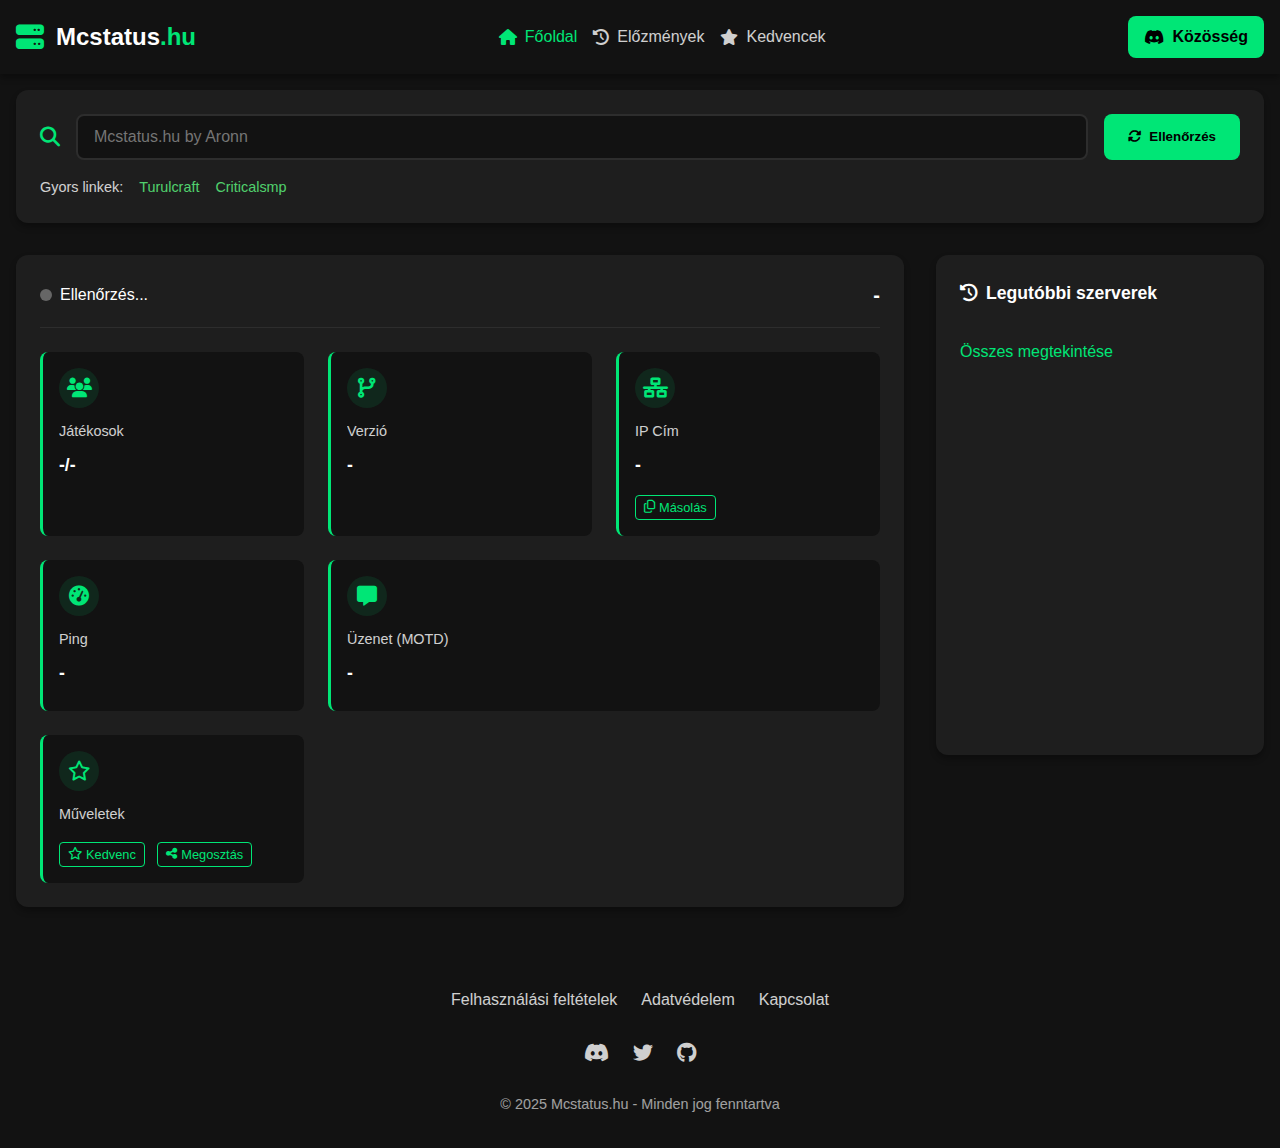
<file: index.html>
<!DOCTYPE html>
<html lang="hu">
<head>
    <meta charset="UTF-8">
    <meta name="viewport" content="width=device-width, initial-scale=1.0">
    <title>Mcstatus.hu | Minecraft Szerver Státusz</title>
    <meta name="description" content="Valós idejű Minecraft szerver információk és státusz ellenőrzés">
    <meta name="keywords" content="minecraft, szerver, státusz, ping, játékoslista, mcstatus">
    <meta name="author" content="Aronn">
    <link rel="stylesheet" href="https://cdnjs.cloudflare.com/ajax/libs/font-awesome/6.4.0/css/all.min.css">
    <link rel="icon" type="image/png" href="favicon.png">
    <style>
        :root {
            --primary: #00e676;
            --primary-dark: #00a152;
            --primary-light: #5efc82;
            --secondary: #6200ea;
            --background: #121212;
            --surface: #1e1e1e;
            --surface-dark: #121212;
            --surface-light: #2d2d2d;
            --error: #cf6679;
            --on-primary: #000000;
            --on-secondary: #ffffff;
            --on-background: #ffffff;
            --on-surface: #ffffff;
            --on-error: #000000;
            --shadow: 0 4px 6px rgba(0, 0, 0, 0.3);
            --transition: all 0.3s cubic-bezier(0.25, 0.8, 0.25, 1);
        }

        * {
            margin: 0;
            padding: 0;
            box-sizing: border-box;
            font-family: 'Segoe UI', 'Roboto', 'Oxygen', 'Ubuntu', 'Cantarell', 'Fira Sans', 'Droid Sans', sans-serif;
        }

        body {
            background-color: var(--background);
            color: var(--on-background);
            line-height: 1.6;
            min-height: 100vh;
            display: flex;
            flex-direction: column;
            overflow-x: hidden;
        }

        .app-container {
            display: flex;
            flex-direction: column;
            min-height: 100vh;
            max-width: 1400px;
            margin: 0 auto;
            width: 100%;
        }

        .app-header {
            background-color: var(--surface-dark);
            padding: 1rem;
            box-shadow: var(--shadow);
            width: 100%;
        }

        .header-container {
            display: flex;
            align-items: center;
            justify-content: space-between;
            flex-wrap: wrap;
            gap: 1rem;
            max-width: 1400px;
            margin: 0 auto;
            width: 100%;
        }

        .logo-container {
            display: flex;
            align-items: center;
            gap: 0.75rem;
            text-decoration: none;
        }

        .logo-icon {
            color: var(--primary);
            font-size: 1.75rem;
        }

        .logo-container h1 {
            font-size: 1.5rem;
            font-weight: 700;
            color: var(--on-surface);
        }

        .logo-container h1 span {
            color: var(--primary);
        }

        .nav-links {
            display: flex;
            gap: 1rem;
            flex-wrap: wrap;
        }

        .nav-link {
            color: var(--on-surface);
            text-decoration: none;
            font-weight: 500;
            display: flex;
            align-items: center;
            gap: 0.5rem;
            opacity: 0.8;
            transition: var(--transition);
        }

        .nav-link.active {
            opacity: 1;
            color: var(--primary);
        }

        .nav-link:hover {
            opacity: 1;
            color: var(--primary);
        }

        .discord-btn {
            background-color: var(--primary);
            color: var(--on-primary);
            padding: 0.5rem 1rem;
            border-radius: 0.5rem;
            text-decoration: none;
            font-weight: 600;
            display: flex;
            align-items: center;
            gap: 0.5rem;
            transition: var(--transition);
        }

        .discord-btn:hover {
            background-color: var(--primary-dark);
            transform: translateY(-2px);
        }

        .main-content {
            flex: 1;
            padding: 1rem;
            max-width: 1400px;
            margin: 0 auto;
            width: 100%;
        }

        .server-input-container {
            background-color: var(--surface);
            border-radius: 0.75rem;
            padding: 1.5rem;
            margin-bottom: 2rem;
            box-shadow: var(--shadow);
            width: 100%;
        }

        .input-group {
            display: flex;
            flex-wrap: wrap;
            gap: 1rem;
            margin-bottom: 1rem;
        }

        .input-icon {
            color: var(--primary);
            font-size: 1.25rem;
            display: flex;
            align-items: center;
        }

        .input-group input {
            flex: 1;
            min-width: 0;
            padding: 0.75rem 1rem;
            border: 2px solid var(--surface-light);
            border-radius: 0.5rem;
            background-color: var(--surface-dark);
            color: var(--on-surface);
            font-size: 1rem;
            transition: var(--transition);
        }

        .input-group input:focus {
            outline: none;
            border-color: var(--primary);
            box-shadow: 0 0 0 3px rgba(0, 230, 118, 0.2);
        }

        .primary-btn {
            background-color: var(--primary);
            color: var(--on-primary);
            border: none;
            padding: 0.75rem 1.5rem;
            border-radius: 0.5rem;
            font-weight: 600;
            cursor: pointer;
            display: flex;
            align-items: center;
            gap: 0.5rem;
            transition: var(--transition);
        }

        .primary-btn:hover {
            background-color: var(--primary-dark);
            transform: translateY(-2px);
        }

        .quick-links {
            display: flex;
            align-items: center;
            flex-wrap: wrap;
            gap: 1rem;
            font-size: 0.9rem;
            color: var(--on-surface);
            opacity: 0.8;
        }

        .quick-links a {
            color: var(--primary-light);
            text-decoration: none;
            transition: var(--transition);
        }

        .quick-links a:hover {
            color: var(--primary);
            text-decoration: underline;
        }

        .status-container {
            display: flex;
            flex-direction: column;
            gap: 2rem;
        }

        .server-card {
            flex: 3;
            background-color: var(--surface);
            border-radius: 0.75rem;
            padding: 1.5rem;
            box-shadow: var(--shadow);
            width: 100%;
        }

        .server-header {
            display: flex;
            flex-wrap: wrap;
            justify-content: space-between;
            align-items: center;
            gap: 1rem;
            margin-bottom: 1.5rem;
            padding-bottom: 1rem;
            border-bottom: 1px solid var(--surface-light);
        }

        .server-status-indicator {
            display: flex;
            align-items: center;
            gap: 0.5rem;
        }

        .status-dot {
            width: 12px;
            height: 12px;
            border-radius: 50%;
            background-color: #666;
        }

        .status-dot.online {
            background-color: var(--primary);
            box-shadow: 0 0 10px var(--primary);
        }

        .status-dot.offline {
            background-color: var(--error);
            box-shadow: 0 0 10px var(--error);
        }

        .status-dot.pulse {
            animation: pulse 1.5s infinite;
        }

        @keyframes pulse {
            0% { opacity: 1; }
            50% { opacity: 0.5; }
            100% { opacity: 1; }
        }

        .server-name {
            font-size: 1.25rem;
            font-weight: 600;
            color: var(--on-surface);
            word-break: break-word;
        }

        .server-stats-grid {
            display: grid;
            grid-template-columns: repeat(auto-fill, minmax(250px, 1fr));
            gap: 1.5rem;
            width: 100%;
        }

        .stat-card {
            background-color: var(--surface-dark);
            border-radius: 0.5rem;
            padding: 1rem;
            transition: var(--transition);
            border-left: 3px solid var(--primary);
            word-break: break-word;
            overflow-wrap: break-word;
            width: 100%;
        }

        .stat-card.wide {
            grid-column: span 2;
        }

        .stat-card:hover {
            transform: translateY(-5px);
            box-shadow: 0 10px 20px rgba(0, 0, 0, 0.2);
        }

        .stat-icon {
            width: 40px;
            height: 40px;
            background-color: rgba(0, 230, 118, 0.1);
            border-radius: 50%;
            display: flex;
            align-items: center;
            justify-content: center;
            margin-bottom: 0.75rem;
            color: var(--primary);
            font-size: 1.25rem;
        }

        .stat-info h3 {
            font-size: 0.9rem;
            font-weight: 500;
            color: var(--on-surface);
            opacity: 0.8;
            margin-bottom: 0.5rem;
        }

        .stat-info p {
            font-size: 1.1rem;
            font-weight: 600;
            color: var(--on-surface);
            margin-bottom: 0.5rem;
            overflow-wrap: break-word;
            word-break: break-word;
        }

        .player-list {
            max-height: 150px;
            overflow-y: auto;
            padding-right: 0.5rem;
            margin-top: 0.5rem;
        }

        .player-list::-webkit-scrollbar {
            width: 5px;
        }

        .player-list::-webkit-scrollbar-track {
            background: rgba(255, 255, 255, 0.1);
        }

        .player-list::-webkit-scrollbar-thumb {
            background: var(--primary);
            border-radius: 5px;
        }

        .player-list div {
            padding: 0.25rem 0;
            border-bottom: 1px solid var(--surface-light);
            font-size: 0.9rem;
            word-break: break-word;
        }

        .copy-btn, .fav-btn, .share-btn {
            background-color: transparent;
            border: 1px solid var(--primary);
            color: var(--primary);
            padding: 0.25rem 0.5rem;
            border-radius: 0.25rem;
            font-size: 0.8rem;
            cursor: pointer;
            margin-right: 0.5rem;
            margin-top: 0.5rem;
            transition: var(--transition);
            display: inline-flex;
            align-items: center;
            gap: 0.25rem;
            white-space: nowrap;
        }

        .copy-btn:hover, .fav-btn:hover, .share-btn:hover {
            background-color: var(--primary);
            color: var(--on-primary);
        }

        .server-history {
            flex: 1;
            background-color: var(--surface);
            border-radius: 0.75rem;
            padding: 1.5rem;
            box-shadow: var(--shadow);
            max-height: 500px;
            width: 100%;
        }

        .server-history h3 {
            font-size: 1.1rem;
            font-weight: 600;
            color: var(--on-surface);
            margin-bottom: 1rem;
            display: flex;
            align-items: center;
            gap: 0.5rem;
        }

        .history-list {
            display: flex;
            flex-direction: column;
            gap: 0.5rem;
            width: 100%;
        }

        .history-item {
            background-color: var(--surface-dark);
            border-radius: 0.5rem;
            padding: 0.75rem 1rem;
            display: flex;
            justify-content: space-between;
            align-items: center;
            flex-wrap: wrap;
            gap: 0.5rem;
            transition: var(--transition);
            cursor: pointer;
            width: 100%;
        }

        .history-item:hover {
            background-color: var(--surface-light);
        }

        .history-name {
            font-size: 0.9rem;
            font-weight: 500;
            color: var(--on-surface);
            word-break: break-word;
        }

        .history-status {
            font-size: 0.8rem;
            font-weight: 600;
            padding: 0.25rem 0.5rem;
            border-radius: 0.25rem;
            white-space: nowrap;
        }

        .history-status.online {
            background-color: rgba(0, 230, 118, 0.1);
            color: var(--primary);
        }

        .history-status.offline {
            background-color: rgba(207, 102, 121, 0.1);
            color: var(--error);
        }

        .view-all-link {
            display: inline-block;
            margin-top: 1rem;
            color: var(--primary);
            text-decoration: none;
            font-weight: 500;
            transition: var(--transition);
        }

        .view-all-link:hover {
            text-decoration: underline;
        }

        .app-footer {
            background-color: var(--surface-dark);
            padding: 2rem 1rem;
            margin-top: 2rem;
            width: 100%;
        }

        .footer-content {
            max-width: 1400px;
            margin: 0 auto;
            display: flex;
            flex-direction: column;
            align-items: center;
            gap: 1.5rem;
            width: 100%;
        }

        .footer-links {
            display: flex;
            gap: 1.5rem;
            flex-wrap: wrap;
            justify-content: center;
        }

        .footer-links a {
            color: var(--on-surface);
            text-decoration: none;
            opacity: 0.8;
            transition: var(--transition);
        }

        .footer-links a:hover {
            opacity: 1;
            color: var(--primary);
        }

        .social-links {
            display: flex;
            gap: 1.5rem;
            flex-wrap: wrap;
            justify-content: center;
        }

        .social-links a {
            color: var(--on-surface);
            font-size: 1.25rem;
            opacity: 0.8;
            transition: var(--transition);
        }

        .social-links a:hover {
            opacity: 1;
            color: var(--primary);
        }

        .copyright {
            font-size: 0.9rem;
            opacity: 0.6;
            text-align: center;
        }

        #loading-spinner {
            display: none;
            text-align: center;
            padding: 1rem;
            color: var(--primary);
        }

        #server-icon {
            display: none;
            max-width: 64px;
            max-height: 64px;
            border-radius: 5px;
            margin-right: 1rem;
        }

        @media (min-width: 1024px) {
            .status-container {
                flex-direction: row;
            }
        }

        @media (max-width: 1024px) {
            .status-container {
                flex-direction: column;
            }
            
            .server-history {
                max-height: none;
            }

            .stat-card.wide {
                grid-column: span 1;
            }
        }

        @media (max-width: 768px) {
            .header-container {
                flex-direction: column;
                gap: 1rem;
                align-items: flex-start;
            }
            
            .nav-links {
                width: 100%;
                justify-content: space-between;
            }
            
            .discord-btn {
                width: 100%;
                justify-content: center;
            }
            
            .main-content {
                padding: 1rem;
            }
            
            .input-group {
                flex-direction: column;
                align-items: stretch;
            }
            
            .input-icon {
                display: none;
            }
            
            .input-group input {
                width: 100%;
            }
            
            .primary-btn {
                width: 100%;
                justify-content: center;
            }
            
            .quick-links {
                flex-wrap: wrap;
                justify-content: flex-start;
            }

            .server-stats-grid {
                grid-template-columns: 1fr;
            }
            
            .stat-card.wide {
                grid-column: span 1;
            }
        }

        @media (max-width: 480px) {
            .app-header {
                padding: 1rem;
            }
            
            .server-input-container {
                padding: 1rem;
            }
            
            .server-card, .server-history {
                padding: 1rem;
            }
            
            .footer-links, .social-links {
                flex-wrap: wrap;
                justify-content: center;
                gap: 1rem;
            }

            .history-item {
                flex-direction: column;
                align-items: flex-start;
            }
        }
    </style>
</head>
<body>
    <div class="app-container">
        <header class="app-header">
            <div class="header-container">
                <a href="index.html" class="logo-container">
                    <i class="fas fa-server logo-icon"></i>
                    <h1>Mcstatus<span>.hu</span></h1>
                </a>
                <nav class="nav-links">
                    <a href="index.html" class="nav-link active"><i class="fas fa-home"></i> Főoldal</a>
                    <a href="history.html" class="nav-link"><i class="fas fa-history"></i> Előzmények</a>
                    <a href="favorites.html" class="nav-link"><i class="fas fa-star"></i> Kedvencek</a>
                </nav>
                <a href="https://discord.com/invite/tjcQnnJt8H" target="_blank" class="discord-btn">
                    <i class="fab fa-discord"></i> Közösség
                </a>
            </div>
        </header>

        <main class="main-content">
            <div class="server-input-container">
                <div class="input-group">
                    <i class="fas fa-search input-icon"></i>
                    <input type="text" id="server-input" placeholder="Mcstatus.hu by Aronn">
                    <button id="check-button" class="primary-btn">
                        <i class="fas fa-sync-alt"></i> Ellenőrzés
                    </button>
                </div>
                <div class="quick-links">
                    <span>Gyors linkek:</span>
                    <a href="#" data-ip="play.turulcraft.hu">Turulcraft</a>
                    <a href="#" data-ip="play.criticalsmp.eu">Criticalsmp</a>
                </div>
            </div>

            <div id="loading-spinner" style="display:none;">
                <i class="fas fa-spinner fa-spin"></i> Betöltés...
            </div>

            <div class="status-container">
                <div class="server-card">
                    <div class="server-header">
                        <div class="server-status-indicator">
                            <div class="status-dot pulse"></div>
                            <span id="status-text">Ellenőrzés...</span>
                        </div>
                        <h2 id="server-name" class="server-name">-</h2>
                    </div>

                    <div class="server-stats-grid">
                        <div class="stat-card">
                            <div class="stat-icon">
                                <i class="fas fa-users"></i>
                            </div>
                            <div class="stat-info">
                                <h3>Játékosok</h3>
                                <p id="player-count">-/-</p>
                                <div id="player-list" class="player-list"></div>
                            </div>
                        </div>

                        <div class="stat-card">
                            <div class="stat-icon">
                                <i class="fas fa-code-branch"></i>
                            </div>
                            <div class="stat-info">
                                <h3>Verzió</h3>
                                <p id="version">-</p>
                            </div>
                        </div>

                        <div class="stat-card">
                            <div class="stat-icon">
                                <i class="fas fa-network-wired"></i>
                            </div>
                            <div class="stat-info">
                                <h3>IP Cím</h3>
                                <p id="ip-address">-</p>
                                <button class="copy-btn" data-target="ip-address">
                                    <i class="far fa-copy"></i> Másolás
                                </button>
                            </div>
                        </div>

                        <div class="stat-card">
                            <div class="stat-icon">
                                <i class="fas fa-tachometer-alt"></i>
                            </div>
                            <div class="stat-info">
                                <h3>Ping</h3>
                                <p id="ping">-</p>
                            </div>
                        </div>

                        <div class="stat-card wide">
                            <div class="stat-icon">
                                <i class="fas fa-comment-alt"></i>
                            </div>
                            <div class="stat-info">
                                <h3>Üzenet (MOTD)</h3>
                                <p id="motd">-</p>
                            </div>
                        </div>

                        <div class="stat-card">
                            <div class="stat-icon">
                                <i class="far fa-star"></i>
                            </div>
                            <div class="stat-info">
                                <h3>Műveletek</h3>
                                <button class="fav-btn">
                                    <i class="far fa-star"></i> Kedvenc
                                </button>
                                <button class="share-btn">
                                    <i class="fas fa-share-alt"></i> Megosztás
                                </button>
                            </div>
                        </div>
                    </div>
                </div>

                <div class="server-history">
                    <h3><i class="fas fa-history"></i> Legutóbbi szerverek</h3>
                    <div id="history-list" class="history-list">
                        <div class="history-item">
                            <span class="history-name">mc.hypixel.net</span>
                            <span class="history-status online">Online</span>
                        </div>
                        <div class="history-item">
                            <span class="history-name">play.cubecraft.net</span>
                            <span class="history-status online">Online</span>
                        </div>
                    </div>
                    <a href="history.html" class="view-all-link">Összes megtekintése</a>
                </div>
            </div>
        </main>

        <footer class="app-footer">
            <div class="footer-content">
                <div class="footer-links">
                    <a href="terms.html">Felhasználási feltételek</a>
                    <a href="privacy.html">Adatvédelem</a>
                    <a href="contact.html">Kapcsolat</a>
                </div>
                <div class="social-links">
                    <a href="#"><i class="fab fa-discord"></i></a>
                    <a href="#"><i class="fab fa-twitter"></i></a>
                    <a href="#"><i class="fab fa-github"></i></a>
                </div>
                <p class="copyright">&copy; 2025 Mcstatus.hu - Minden jog fenntartva</p>
            </div>
        </footer>
    </div>

    <script>
        document.addEventListener('DOMContentLoaded', () => {
            // DOM Elements
            const statusDot = document.querySelector('.status-dot');
            const statusText = document.getElementById('status-text');
            const serverName = document.getElementById('server-name');
            const playerCount = document.getElementById('player-count');
            const playerList = document.getElementById('player-list');
            const version = document.getElementById('version');
            const ping = document.getElementById('ping');
            const motd = document.getElementById('motd');
            const serverInput = document.getElementById('server-input');
            const checkButton = document.getElementById('check-button');
            const ipAddress = document.getElementById('ip-address');
            const copyButtons = document.querySelectorAll('.copy-btn');
            const favButton = document.querySelector('.fav-btn');
            const shareButton = document.querySelector('.share-btn');
            const quickLinks = document.querySelectorAll('.quick-links a');
            const historyList = document.getElementById('history-list');
            const loadingSpinner = document.getElementById('loading-spinner');

            // Server history array
            let serverHistory = JSON.parse(localStorage.getItem('serverHistory')) || [];
            let favoriteServers = JSON.parse(localStorage.getItem('favoriteServers')) || [];
            
            // Initialize the app
            function init() {
                renderHistory();
                handleInitialUrl();
                setupEventListeners();
            }

            // Handle initial URL when page loads
            function handleInitialUrl() {
                const path = window.location.pathname;
                const urlParams = new URLSearchParams(window.location.search);
                const serverFromParam = urlParams.get('server');
                
                // If there's a server parameter in the URL
                if (serverFromParam) {
                    serverInput.value = decodeURIComponent(serverFromParam);
                    checkServer(true); // Immediate check with initialLoad flag
                    return;
                }
                
                // If just domain (mcstatus.hu)
                if (path === '/' || path === '/index.html') {
                    // Clean URL if it contains index.html
                    if (path === '/index.html') {
                        window.history.replaceState({}, '', '/');
                    }
                    return;
                }
                
                // Extract server from URL (e.g. /play.turulcraft.hu)
                const serverFromUrl = decodeURIComponent(path.substring(1));
                
                if (serverFromUrl) {
                    serverInput.value = serverFromUrl;
                    checkServer(true); // Immediate check with initialLoad flag
                }
            }
            
            // Validate server address
            function validateServerAddress(address) {
                return address.match(/^([a-z0-9]+\.)?[a-z0-9]+\.[a-z]{2,}(:\d{1,5})?$/i);
            }
            
            // Escape HTML to prevent XSS
            function escapeHtml(text) {
                const div = document.createElement('div');
                div.textContent = text;
                return div.innerHTML;
            }
            
            // Set up event listeners
            function setupEventListeners() {
                checkButton.addEventListener('click', () => checkServer());
                serverInput.addEventListener('keypress', (e) => {
                    if (e.key === 'Enter') checkServer();
                });
                
                copyButtons.forEach(btn => {
                    btn.addEventListener('click', copyToClipboard);
                });
                
                favButton.addEventListener('click', toggleFavorite);
                shareButton.addEventListener('click', shareServer);
                
                quickLinks.forEach(link => {
                    link.addEventListener('click', (e) => {
                        e.preventDefault();
                        const ip = link.getAttribute('data-ip');
                        serverInput.value = ip;
                        checkServer();
                    });
                });
            }
            
            function renderHistory() {
                historyList.innerHTML = '';
                
                serverHistory.slice(0, 5).forEach(server => {
                    const historyItem = document.createElement('div');
                    historyItem.className = 'history-item';
                    
                    historyItem.innerHTML = `
                        <span class="history-name">${escapeHtml(server.ip)}</span>
                        <span class="history-status ${server.online ? 'online' : 'offline'}">
                            ${server.online ? 'Online' : 'Offline'}
                        </span>
                    `;
                    
                    historyItem.addEventListener('click', () => {
                        serverInput.value = server.ip;
                        checkServer();
                    });
                    
                    historyList.appendChild(historyItem);
                });
            }
            
            // Check server status
            async function checkServer(initialLoad = false) {
                const address = serverInput.value.trim();
                
                // Validate input
                if (!address) {
                    resetStatusUI();
                    if (!initialLoad && window.location.pathname !== '/') {
                        window.history.pushState({}, '', '/');
                    }
                    return;
                }
                
                if (!validateServerAddress(address)) {
                    statusDot.className = 'status-dot offline';
                    statusText.textContent = 'Érvénytelen szerver cím';
                    statusText.style.color = 'var(--error)';
                    return;
                }
                
                // Reset UI
                resetStatusUI();
                loadingSpinner.style.display = 'block';
                
                try {
                    const startTime = performance.now();
                    const response = await fetch(`https://api.mcsrvstat.us/2/${encodeURIComponent(address)}`);
                    const pingTime = Math.round(performance.now() - startTime);
                    const data = await response.json();
                    
                    // Update server history
                    updateServerHistory(address, data.online);
                    
                    // Update URL (only if not initial load)
                    if (!initialLoad) {
                        const newPath = `/${encodeURIComponent(address)}`;
                        if (window.location.pathname !== newPath) {
                            window.history.pushState({}, '', newPath);
                        }
                    }
                    
                    if (data.online) {
                        showOnlineStatus(data, pingTime);
                    } else {
                        showOfflineStatus();
                    }
                } catch (error) {
                    console.error('Hiba a szerver státusz lekérdezésekor:', error);
                    showErrorStatus();
                } finally {
                    loadingSpinner.style.display = 'none';
                }
            }
            
            // Reset status UI
            function resetStatusUI() {
                statusDot.className = 'status-dot pulse';
                statusText.textContent = 'Ellenőrzés...';
                statusText.style.color = '';
                serverName.textContent = '-';
                playerCount.textContent = '-/-';
                playerList.innerHTML = '';
                version.textContent = '-';
                ping.textContent = '-';
                motd.textContent = '-';
                ipAddress.textContent = '-';
            }
            
            // Show online status
            function showOnlineStatus(data, pingTime) {
                statusDot.className = 'status-dot online';
                statusText.textContent = 'Online';
                statusText.style.color = 'var(--primary)';
                
                serverName.textContent = escapeHtml(data.hostname || serverInput.value);
                playerCount.textContent = `${data.players?.online || 0}/${data.players?.max || 0}`;
                version.textContent = escapeHtml(data.version || 'Ismeretlen');
                ping.textContent = `${pingTime}ms`;
                motd.textContent = escapeHtml(data.motd?.clean?.join('\n') || 'Nincs üzenet');
                ipAddress.textContent = `${escapeHtml(data.ip || serverInput.value)}:${data.port || '25565'}`;
                
                // Player list
                if (data.players?.list) {
                    playerList.innerHTML = '';
                    data.players.list.forEach(player => {
                        const playerElement = document.createElement('div');
                        playerElement.textContent = escapeHtml(player);
                        playerList.appendChild(playerElement);
                    });
                }
                
                // Update favorite button state
                updateFavoriteButton();
            }
            
            // Update favorite button state
            function updateFavoriteButton() {
                const ip = serverInput.value.trim();
                const isFavorite = favoriteServers.some(server => server.ip === ip);
                
                if (isFavorite) {
                    favButton.innerHTML = '<i class="fas fa-star"></i> Kedvenc';
                    favButton.classList.add('active');
                } else {
                    favButton.innerHTML = '<i class="far fa-star"></i> Kedvenc';
                    favButton.classList.remove('active');
                }
            }
            
            // Show offline status
            function showOfflineStatus() {
                statusDot.className = 'status-dot offline';
                statusText.textContent = 'Offline';
                statusText.style.color = 'var(--error)';
                serverName.textContent = escapeHtml(serverInput.value);
                updateFavoriteButton();
            }
            
            // Show error status
            function showErrorStatus() {
                statusDot.className = 'status-dot offline';
                statusText.textContent = 'Hiba a szerver elérésében';
                statusText.style.color = 'var(--error)';
                serverName.textContent = escapeHtml(serverInput.value);
                updateFavoriteButton();
            }
            
            // Update server history
            function updateServerHistory(ip, isOnline) {
                // Remove if already exists
                serverHistory = serverHistory.filter(server => server.ip !== ip);
                
                // Add to beginning
                serverHistory.unshift({ ip, online: isOnline });
                
                // Keep only last 10 items
                serverHistory = serverHistory.slice(0, 10);
                
                // Save to localStorage
                localStorage.setItem('serverHistory', JSON.stringify(serverHistory));
                
                // Update UI
                renderHistory();
            }
            
            // Copy to clipboard
            function copyToClipboard(e) {
                const targetId = e.currentTarget.getAttribute('data-target');
                const text = document.getElementById(targetId).textContent;
                
                navigator.clipboard.writeText(text).then(() => {
                    const originalText = e.currentTarget.innerHTML;
                    e.currentTarget.innerHTML = '<i class="fas fa-check"></i> Másolva!';
                    
                    setTimeout(() => {
                        e.currentTarget.innerHTML = originalText;
                    }, 2000);
                });
            }
            
            // Toggle favorite
            function toggleFavorite() {
                const ip = serverInput.value.trim();
                if (!ip) return;
                
                // Check if already favorited
                const index = favoriteServers.findIndex(server => server.ip === ip);
                
                if (index === -1) {
                    // Add to favorites
                    favoriteServers.push({ 
                        ip, 
                        online: statusDot.classList.contains('online') 
                    });
                } else {
                    // Remove from favorites
                    favoriteServers.splice(index, 1);
                }
                
                localStorage.setItem('favoriteServers', JSON.stringify(favoriteServers));
                updateFavoriteButton();
            }
            
            // Share server
            function shareServer() {
                if (navigator.share) {
                    navigator.share({
                        title: `Minecraft szerver státusz: ${serverName.textContent}`,
                        text: `Nézd meg a ${serverName.textContent} Minecraft szerver státuszát!`,
                        url: window.location.href
                    }).catch(err => {
                        console.log('Hiba a megosztás során:', err);
                    });
                } else {
                    // Fallback for browsers that don't support Web Share API
                    const shareUrl = window.location.href;
                    navigator.clipboard.writeText(shareUrl).then(() => {
                        const originalText = shareButton.innerHTML;
                        shareButton.innerHTML = '<i class="fas fa-check"></i> Link másolva!';
                        
                        setTimeout(() => {
                            shareButton.innerHTML = originalText;
                        }, 2000);
                    });
                }
            }
            
            // Initialize the app
            init();
        });
    </script>
</body>
</html>
</file>
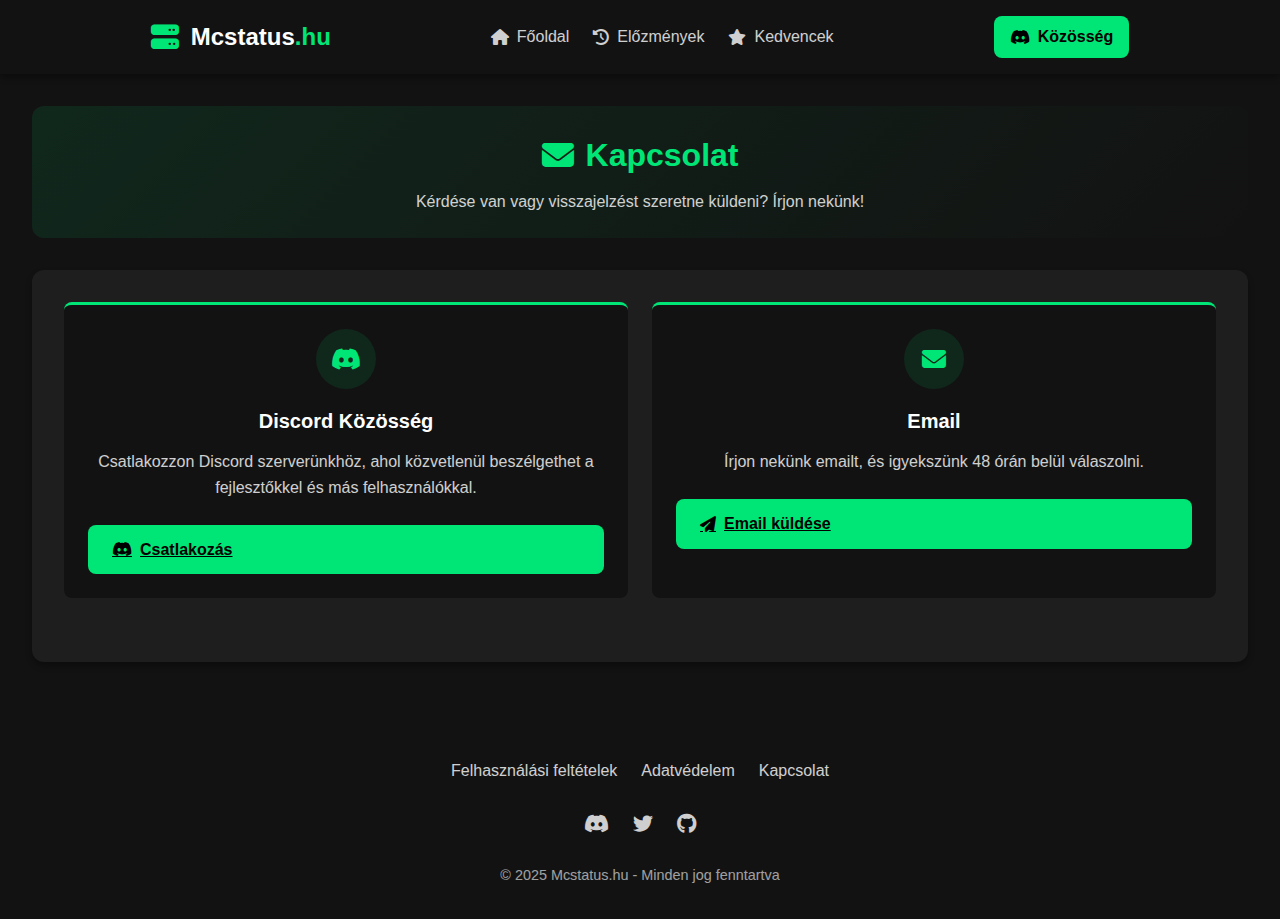
<file: contact.html>
<!DOCTYPE html>
<html lang="hu">
<head>
    <meta charset="UTF-8">
    <meta name="viewport" content="width=device-width, initial-scale=1.0">
    <title>Kapcsolat | Mcstatus.hu</title>
    <link rel="stylesheet" href="https://cdnjs.cloudflare.com/ajax/libs/font-awesome/6.4.0/css/all.min.css">
    <link rel="icon" type="image/png" href="favicon.png">
    <style>
        :root {
            --primary: #00e676;
            --primary-dark: #00a152;
            --primary-light: #5efc82;
            --secondary: #6200ea;
            --background: #121212;
            --surface: #1e1e1e;
            --surface-dark: #121212;
            --surface-light: #2d2d2d;
            --error: #cf6679;
            --on-primary: #000000;
            --on-secondary: #ffffff;
            --on-background: #ffffff;
            --on-surface: #ffffff;
            --on-error: #000000;
            --shadow: 0 4px 6px rgba(0, 0, 0, 0.3);
            --transition: all 0.3s cubic-bezier(0.25, 0.8, 0.25, 1);
        }

        * {
            margin: 0;
            padding: 0;
            box-sizing: border-box;
            font-family: 'Segoe UI', 'Roboto', 'Oxygen', 'Ubuntu', 'Cantarell', 'Fira Sans', 'Droid Sans', sans-serif;
        }

        body {
            background-color: var(--background);
            color: var(--on-background);
            line-height: 1.6;
            min-height: 100vh;
            display: flex;
            flex-direction: column;
        }

        .app-container {
            display: flex;
            flex-direction: column;
            min-height: 100vh;
            max-width: 1400px;
            margin: 0 auto;
            width: 100%;
        }

        .app-header {
            background-color: var(--surface-dark);
            padding: 1rem 2rem;
            box-shadow: var(--shadow);
            display: flex;
            align-items: center;
            justify-content: space-between;
            gap: 1rem;
            flex-wrap: wrap;

        }

        .header-container {
            display: flex;
            align-items: center;
            gap: 10rem;
            justify-content: space-between;
            max-width: 1400px;
            margin: 0 auto;
        }

        .logo-container {
            display: flex;
            align-items: center;
            gap: 0.75rem;
            text-decoration: none;
        }

        .logo-icon {
            color: var(--primary);
            font-size: 1.75rem;
        }

        .logo-container h1 {
            font-size: 1.5rem;
            font-weight: 700;
            color: var(--on-surface);
        }

        .logo-container h1 span {
            color: var(--primary);
        }

        .nav-links {
            display: flex;
            gap: 1.5rem;
        }

        .nav-link {
            color: var(--on-surface);
            text-decoration: none;
            font-weight: 500;
            display: flex;
            align-items: center;
            gap: 0.5rem;
            opacity: 0.8;
            transition: var(--transition);
        }

        .nav-link.active {
            opacity: 1;
            color: var(--primary);
        }

        .nav-link:hover {
            opacity: 1;
            color: var(--primary);
        }

        .discord-btn {
            background-color: var(--primary);
            color: var(--on-primary);
            padding: 0.5rem 1rem;
            border-radius: 0.5rem;
            text-decoration: none;
            font-weight: 600;
            display: flex;
            align-items: center;
            gap: 0.5rem;
            transition: var(--transition);
        }

        .discord-btn:hover {
            background-color: var(--primary-dark);
            transform: translateY(-2px);
        }

        .main-content {
            flex: 1;
            padding: 2rem;
            max-width: 1400px;
            margin: 0 auto;
            width: 100%;
        }

        /* Page Header Styles */
        .page-header {
            background: linear-gradient(135deg, rgba(0, 230, 118, 0.1), transparent);
            border-radius: 0.75rem;
            padding: 1.5rem;
            margin-bottom: 2rem;
            text-align: center;
        }

        .page-header h2 {
            font-size: 2rem;
            color: var(--primary);
            margin-bottom: 0.5rem;
            display: flex;
            align-items: center;
            justify-content: center;
            gap: 0.75rem;
        }

        .page-header p {
            color: var(--on-surface);
            opacity: 0.8;
            font-size: 1rem;
        }

        /* Contact Page Styles */
        .contact-container {
            background-color: var(--surface);
            border-radius: 0.75rem;
            padding: 2rem;
            box-shadow: var(--shadow);
        }

        .contact-methods {
            display: grid;
            grid-template-columns: repeat(auto-fit, minmax(300px, 1fr));
            gap: 1.5rem;
            margin-bottom: 2rem;
        }

        .contact-card {
            background-color: var(--surface-dark);
            border-radius: 0.5rem;
            padding: 1.5rem;
            text-align: center;
            transition: var(--transition);
            border-top: 3px solid var(--primary);
        }

        .contact-card:hover {
            transform: translateY(-5px);
            box-shadow: 0 10px 20px rgba(0, 0, 0, 0.2);
        }

        .contact-icon {
            width: 60px;
            height: 60px;
            background-color: rgba(0, 230, 118, 0.1);
            border-radius: 50%;
            display: flex;
            align-items: center;
            justify-content: center;
            margin: 0 auto 1rem;
            color: var(--primary);
            font-size: 1.5rem;
        }

        .contact-card h3 {
            font-size: 1.25rem;
            margin-bottom: 0.75rem;
            color: var(--on-surface);
        }

        .contact-card p {
            margin-bottom: 1.5rem;
            color: var(--on-surface);
            opacity: 0.8;
        }

        .contact-form-container {
            max-width: 600px;
            margin: 0 auto;
        }

        .contact-form {
            display: flex;
            flex-direction: column;
            gap: 1rem;
        }

        .form-group {
            display: flex;
            flex-direction: column;
            gap: 0.5rem;
        }

        .form-group label {
            font-weight: 500;
            color: var(--on-surface);
        }

        .form-group input, .form-group textarea {
            padding: 0.75rem 1rem;
            border: 2px solid var(--surface-light);
            border-radius: 0.5rem;
            background-color: var(--surface-dark);
            color: var(--on-surface);
            font-size: 1rem;
            transition: var(--transition);
        }

        .form-group input:focus, .form-group textarea:focus {
            outline: none;
            border-color: var(--primary);
            box-shadow: 0 0 0 3px rgba(0, 230, 118, 0.2);
        }

        .form-group textarea {
            resize: vertical;
            min-height: 150px;
        }

        .primary-btn {
            background-color: var(--primary);
            color: var(--on-primary);
            border: none;
            padding: 0.75rem 1.5rem;
            border-radius: 0.5rem;
            font-weight: 600;
            cursor: pointer;
            display: flex;
            align-items: center;
            gap: 0.5rem;
            transition: var(--transition);
        }

        .primary-btn:hover {
            background-color: var(--primary-dark);
            transform: translateY(-2px);
        }

        .app-footer {
            background-color: var(--surface-dark);
            padding: 2rem;
            margin-top: 2rem;
        }

        .footer-content {
            max-width: 1400px;
            margin: 0 auto;
            display: flex;
            flex-direction: column;
            align-items: center;
            gap: 1.5rem;
        }

        .footer-links {
            display: flex;
            gap: 1.5rem;
        }

        .footer-links a {
            color: var(--on-surface);
            text-decoration: none;
            opacity: 0.8;
            transition: var(--transition);
        }

        .footer-links a:hover {
            opacity: 1;
            color: var(--primary);
        }

        .social-links {
            display: flex;
            gap: 1.5rem;
        }

        .social-links a {
            color: var(--on-surface);
            font-size: 1.25rem;
            opacity: 0.8;
            transition: var(--transition);
        }

        .social-links a:hover {
            opacity: 1;
            color: var(--primary);
        }

        .copyright {
            font-size: 0.9rem;
            opacity: 0.6;
        }

        @media (max-width: 768px) {
            .header-container {
                flex-direction: column;
                gap: 1rem;
            }
            
            .nav-links {
                gap: 1rem;
            }
            
            .main-content {
                padding: 1rem;
            }
            
            .contact-methods {
                grid-template-columns: 1fr;
            }
        }

        @media (max-width: 480px) {
            .app-header {
                padding: 1rem;
            }
            
            .page-header {
                padding: 1rem;
            }
            
            .page-header h2 {
                font-size: 1.5rem;
            }
            
            .contact-container {
                padding: 1rem;
            }
            
            .footer-links, .social-links {
                flex-wrap: wrap;
                justify-content: center;
            }
        }
    </style>
</head>
<body>
    <div class="app-container">
        <header class="app-header">
            <div class="header-container">
                <a href="index.html" class="logo-container">
                    <i class="fas fa-server logo-icon"></i>
                    <h1>Mcstatus<span>.hu</span></h1>
                </a>
                <nav class="nav-links">
                    <a href="index.html" class="nav-link"><i class="fas fa-home"></i> Főoldal</a>
                    <a href="history.html" class="nav-link"><i class="fas fa-history"></i> Előzmények</a>
                    <a href="favorites.html" class="nav-link"><i class="fas fa-star"></i> Kedvencek</a>
                </nav>
                <a href="https://discord.com/invite/tjcQnnJt8H" target="_blank" class="discord-btn">
                    <i class="fab fa-discord"></i> Közösség
                </a>
            </div>
        </header>

        <main class="main-content">
            <div class="page-header">
                <h2><i class="fas fa-envelope"></i> Kapcsolat</h2>
                <p>Kérdése van vagy visszajelzést szeretne küldeni? Írjon nekünk!</p>
            </div>

            <div class="contact-container">
                <div class="contact-methods">
                    <div class="contact-card">
                        <div class="contact-icon">
                            <i class="fab fa-discord"></i>
                        </div>
                        <h3>Discord Közösség</h3>
                        <p>Csatlakozzon Discord szerverünkhöz, ahol közvetlenül beszélgethet a fejlesztőkkel és más felhasználókkal.</p>
                        <a href="https://discord.com/invite/tjcQnnJt8H" target="_blank" class="primary-btn">
                            <i class="fab fa-discord"></i> Csatlakozás
                        </a>
                    </div>

                    <div class="contact-card">
                        <div class="contact-icon">
                            <i class="fas fa-envelope"></i>
                        </div>
                        <h3>Email</h3>
                        <p>Írjon nekünk emailt, és igyekszünk 48 órán belül válaszolni.</p>
                        <a href="mailto:info@mcstatus.hu" class="primary-btn">
                            <i class="fas fa-paper-plane"></i> Email küldése
                        </a>
                    </div>
                </div>
            </div>
        </main>

        <footer class="app-footer">
            <div class="footer-content">
                <div class="footer-links">
                    <a href="terms.html">Felhasználási feltételek</a>
                    <a href="privacy.html">Adatvédelem</a>
                    <a href="contact.html">Kapcsolat</a>
                </div>
                <div class="social-links">
                    <a href="#"><i class="fab fa-discord"></i></a>
                    <a href="#"><i class="fab fa-twitter"></i></a>
                    <a href="#"><i class="fab fa-github"></i></a>
                </div>
                <p class="copyright">&copy; 2025 Mcstatus.hu - Minden jog fenntartva</p>
            </div>
        </footer>
    </div>
</body>
</html>
</file>
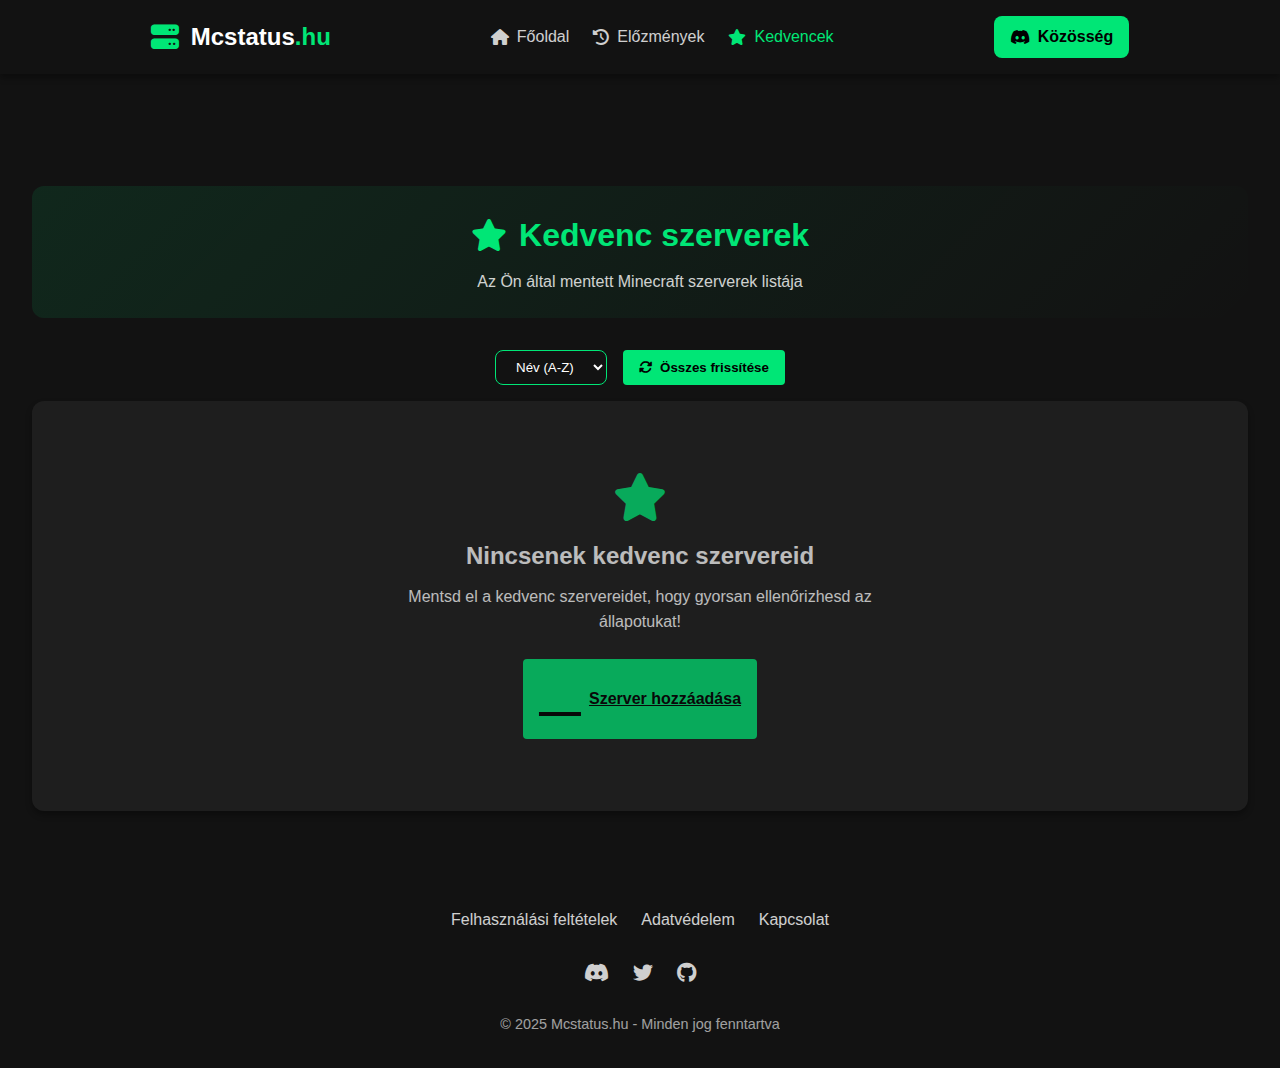
<file: favorites.html>
<!DOCTYPE html>
<html lang="hu">

<head>
    <meta charset="UTF-8">
    <meta name="viewport" content="width=device-width, initial-scale=1.0">
    <title>Kedvencek | Mcstatus.hu</title>
    <meta name="description" content="Kedvenc Minecraft szervereid listája - Mcstatus.hu">
    <meta name="keywords" content="minecraft, szerver, státusz, kedvencek, mcstatus">
    <meta name="author" content="Aronn">
    <link rel="stylesheet" href="https://cdnjs.cloudflare.com/ajax/libs/font-awesome/6.4.0/css/all.min.css">
    <link rel="icon" type="image/png" href="favicon.png">
    <style>
        :root {
            --primary: #00e676;
            --primary-dark: #00a152;
            --primary-light: #5efc82;
            --secondary: #6200ea;
            --background: #121212;
            --surface: #1e1e1e;
            --surface-dark: #121212;
            --surface-light: #2d2d2d;
            --error: #cf6679;
            --on-primary: #000000;
            --on-secondary: #ffffff;
            --on-background: #ffffff;
            --on-surface: #ffffff;
            --on-error: #000000;
            --shadow: 0 4px 6px rgba(0, 0, 0, 0.3);
            --transition: all 0.3s cubic-bezier(0.25, 0.8, 0.25, 1);
        }

        * {
            margin: 0;
            padding: 0;
            box-sizing: border-box;
            font-family: 'Segoe UI', 'Roboto', 'Oxygen', 'Ubuntu', 'Cantarell', 'Fira Sans', 'Droid Sans', sans-serif;
        }

        body {
            background-color: var(--background);
            color: var(--on-background);
            line-height: 1.6;
            min-height: 100vh;
            display: flex;
            flex-direction: column;
        }

        .app-container {
            display: flex;
            flex-direction: column;
            min-height: 100vh;
            max-width: 1400px;
            margin: 0 auto;
            width: 100%;
        }

        .app-header {
            background-color: var(--surface-dark);
            padding: 1rem 2rem;
            box-shadow: var(--shadow);
            display: flex;
            align-items: center;
            justify-content: space-between;
            gap: 1rem;
            flex-wrap: wrap;
        }

        .header-container {
            display: flex;
            align-items: center;
            gap: 10rem;
            justify-content: space-between;
            max-width: 1400px;
            margin: 0 auto;
        }

        .logo-container {
            display: flex;
            align-items: center;
            gap: 0.75rem;
            text-decoration: none;
        }

        .logo-icon {
            color: var(--primary);
            font-size: 1.75rem;
        }

        .logo-container h1 {
            font-size: 1.5rem;
            font-weight: 700;
            color: var(--on-surface);
        }

        .logo-container h1 span {
            color: var(--primary);
        }

        .nav-links {
            display: flex;
            gap: 1.5rem;
        }

        .nav-link {
            color: var(--on-surface);
            text-decoration: none;
            font-weight: 500;
            display: flex;
            align-items: center;
            gap: 0.5rem;
            opacity: 0.8;
            transition: var(--transition);
        }

        .nav-link.active {
            opacity: 1;
            color: var(--primary);
        }

        .nav-link:hover {
            opacity: 1;
            color: var(--primary);
        }

        .discord-btn {
            background-color: var(--primary);
            color: var(--on-primary);
            padding: 0.5rem 1rem;
            border-radius: 0.5rem;
            text-decoration: none;
            font-weight: 600;
            display: flex;
            align-items: center;
            gap: 0.5rem;
            transition: var(--transition);
        }

        .discord-btn:hover {
            background-color: var(--primary-dark);
            transform: translateY(-2px);
        }

        .main-content {
            flex: 1;
            padding: 2rem;
            max-width: 1400px;
            margin: 0 auto;
            width: 100%;
            margin-top: 80px;
        }

        .page-header {
            background: linear-gradient(135deg, rgba(0, 230, 118, 0.1), transparent);
            border-radius: 0.75rem;
            padding: 1.5rem;
            margin-bottom: 2rem;
            text-align: center;
        }

        .page-header h2 {
            font-size: 2rem;
            color: var(--primary);
            margin-bottom: 0.5rem;
            display: flex;
            align-items: center;
            justify-content: center;
            gap: 0.75rem;
        }

        .page-header p {
            color: var(--on-surface);
            opacity: 0.8;
            font-size: 1rem;
        }

        .sort-controls {
            margin: 1rem auto;
            text-align: center;
            display: flex;
            justify-content: center;
            gap: 1rem;
            flex-wrap: wrap;
        }

        .sort-select {
            background-color: var(--surface-dark);
            color: var(--on-surface);
            border: 1px solid var(--primary);
            padding: 0.5rem 1rem;
            border-radius: 0.5rem;
            cursor: pointer;
        }

        .favorites-container {
            background-color: var(--surface);
            border-radius: 0.75rem;
            padding: 1.5rem;
            box-shadow: var(--shadow);
        }

        .favorites-grid {
            display: grid;
            grid-template-columns: repeat(auto-fill, minmax(300px, 1fr));
            gap: 1.5rem;
        }

        .favorite-item {
            background-color: var(--surface-dark);
            border-radius: 0.5rem;
            padding: 1rem;
            border-left: 3px solid var(--primary);
            transition: var(--transition);
            position: relative;
        }

        .favorite-item:hover {
            transform: translateY(-5px);
            box-shadow: 0 10px 20px rgba(0, 0, 0, 0.2);
        }

        .favorite-item-remove {
            transform: scale(0.9);
            opacity: 0;
            transition: all 0.3s ease;
        }

        .favorite-name {
            font-weight: 600;
            color: var(--on-surface);
            margin-bottom: 0.5rem;
            word-break: break-word;
        }

        .favorite-status {
            display: inline-block;
            font-size: 0.8rem;
            padding: 0.25rem 0.5rem;
            border-radius: 0.25rem;
            margin-bottom: 1rem;
        }

        .favorite-status.online {
            background-color: rgba(0, 230, 118, 0.1);
            color: var(--primary);
        }

        .favorite-status.offline {
            background-color: rgba(207, 102, 121, 0.1);
            color: var(--error);
        }

        .favorite-actions {
            display: flex;
            gap: 0.5rem;
        }

        .favorite-btn {
            position: absolute;
            top: 1rem;
            right: 1rem;
            background: none;
            border: none;
            color: var(--primary);
            font-size: 1.25rem;
            cursor: pointer;
            transition: var(--transition);
        }

        .favorite-btn:hover {
            color: var(--primary-dark);
        }

        .primary-btn {
            background-color: var(--primary);
            color: var(--on-primary);
            border: none;
            padding: 0.5rem 1rem;
            border-radius: 0.25rem;
            font-weight: 600;
            cursor: pointer;
            display: flex;
            align-items: center;
            gap: 0.5rem;
            transition: var(--transition);
        }

        .primary-btn:hover {
            background-color: var(--primary-dark);
        }

        .primary-btn.small {
            padding: 0.375rem 0.75rem;
            font-size: 0.875rem;
        }

        .copy-btn {
            background-color: transparent;
            border: 1px solid var(--primary);
            color: var(--primary);
            padding: 0.375rem 0.75rem;
            border-radius: 0.25rem;
            font-size: 0.875rem;
            cursor: pointer;
            transition: var(--transition);
            display: flex;
            align-items: center;
            gap: 0.5rem;
        }

        .copy-btn:hover {
            background-color: var(--primary);
            color: var(--on-primary);
        }

        .empty-state {
            text-align: center;
            padding: 3rem 2rem;
            color: var(--on-surface);
            opacity: 0.7;
            display: none;
            flex-direction: column;
            align-items: center;
        }

        .empty-state i {
            font-size: 3rem;
            color: var(--primary);
            margin-bottom: 1rem;
        }

        .empty-state h3 {
            font-size: 1.5rem;
            margin-bottom: 0.5rem;
            color: var(--on-surface);
        }

        .empty-state p {
            margin-bottom: 1.5rem;
            max-width: 500px;
        }

        .notification {
            position: fixed;
            bottom: 20px;
            right: 20px;
            background-color: var(--primary);
            color: var(--on-primary);
            padding: 12px 20px;
            border-radius: 4px;
            box-shadow: var(--shadow);
            z-index: 1000;
            display: flex;
            align-items: center;
            gap: 0.5rem;
        }

        .app-footer {
            background-color: var(--surface-dark);
            padding: 2rem;
            margin-top: 2rem;
        }

        .footer-content {
            max-width: 1400px;
            margin: 0 auto;
            display: flex;
            flex-direction: column;
            align-items: center;
            gap: 1.5rem;
        }

        .footer-links {
            display: flex;
            gap: 1.5rem;
        }

        .footer-links a {
            color: var(--on-surface);
            text-decoration: none;
            opacity: 0.8;
            transition: var(--transition);
        }

        .footer-links a:hover {
            opacity: 1;
            color: var(--primary);
        }

        .social-links {
            display: flex;
            gap: 1.5rem;
        }

        .social-links a {
            color: var(--on-surface);
            font-size: 1.25rem;
            opacity: 0.8;
            transition: var(--transition);
        }

        .social-links a:hover {
            opacity: 1;
            color: var(--primary);
        }

        .copyright {
            font-size: 0.9rem;
            opacity: 0.6;
        }

        @media (max-width: 768px) {
            .header-container {
                flex-direction: column;
                gap: 1rem;
            }

            .nav-links {
                gap: 1rem;
            }

            .main-content {
                padding: 1rem;
                margin-top: 120px;
            }

            .favorites-grid {
                grid-template-columns: 1fr;
            }
        }

        @media (max-width: 480px) {
            .app-header {
                padding: 1rem;
            }

            .page-header {
                padding: 1rem;
            }

            .page-header h2 {
                font-size: 1.5rem;
            }

            .favorites-container {
                padding: 1rem;
            }

            .favorite-actions {
                flex-direction: column;
            }
            
            .primary-btn.small, .copy-btn {
                width: 100%;
                justify-content: center;
            }

            .footer-links,
            .social-links {
                flex-wrap: wrap;
                justify-content: center;
            }
        }
    </style>
</head>

<body>
    <div class="app-container">
        <header class="app-header">
            <div class="header-container">
                <a href="index.html" class="logo-container">
                    <i class="fas fa-server logo-icon"></i>
                    <h1>Mcstatus<span>.hu</span></h1>
                </a>
                <nav class="nav-links">
                    <a href="index.html" class="nav-link"><i class="fas fa-home"></i> Főoldal</a>
                    <a href="history.html" class="nav-link"><i class="fas fa-history"></i> Előzmények</a>
                    <a href="favorites.html" class="nav-link active"><i class="fas fa-star"></i> Kedvencek</a>
                </nav>
                <a href="https://discord.com/invite/tjcQnnJt8H" target="_blank" class="discord-btn">
                    <i class="fab fa-discord"></i> Közösség
                </a>
            </div>
        </header>

        <main class="main-content">
            <div class="page-header">
                <h2><i class="fas fa-star"></i> Kedvenc szerverek</h2>
                <p>Az Ön által mentett Minecraft szerverek listája</p>
            </div>

            <div class="sort-controls">
                <select id="sort-select" class="sort-select">
                    <option value="name-asc">Név (A-Z)</option>
                    <option value="name-desc">Név (Z-A)</option>
                    <option value="status">Státusz</option>
                </select>
                <button id="refresh-all" class="primary-btn">
                    <i class="fas fa-sync-alt"></i> Összes frissítése
                </button>
            </div>

            <div class="favorites-container">
                <div id="favorites-list" class="favorites-grid">
                    <!-- Dinamikusan töltődik JavaScript segítségével -->
                </div>

                <div id="empty-favorites" class="empty-state">
                    <i class="fas fa-star"></i>
                    <h3>Nincsenek kedvenc szervereid</h3>
                    <p>Mentsd el a kedvenc szervereidet, hogy gyorsan ellenőrizhesd az állapotukat!</p>
                    <a href="index.html" class="primary-btn">
                        <i class="fas fa-plus"></i> Szerver hozzáadása
                    </a>
                </div>
            </div>
        </main>

        <footer class="app-footer">
            <div class="footer-content">
                <div class="footer-links">
                    <a href="terms.html">Felhasználási feltételek</a>
                    <a href="privacy.html">Adatvédelem</a>
                    <a href="contact.html">Kapcsolat</a>
                </div>
                <div class="social-links">
                    <a href="#"><i class="fab fa-discord"></i></a>
                    <a href="#"><i class="fab fa-twitter"></i></a>
                    <a href="#"><i class="fab fa-github"></i></a>
                </div>
                <p class="copyright">&copy; 2025 Mcstatus.hu - Minden jog fenntartva</p>
            </div>
        </footer>
    </div>

    <script>
        document.addEventListener('DOMContentLoaded', () => {
            const favoritesList = document.getElementById('favorites-list');
            const emptyState = document.getElementById('empty-favorites');
            const sortSelect = document.getElementById('sort-select');
            const refreshAllBtn = document.getElementById('refresh-all');

            // Segédfüggvények
            function escapeHtml(text) {
                const div = document.createElement('div');
                div.textContent = text;
                return div.innerHTML;
            }

            function showNotification(message, isSuccess = true) {
                const notification = document.createElement('div');
                notification.className = 'notification';
                notification.innerHTML = `
                    <i class="fas fa-${isSuccess ? 'check' : 'exclamation'}"></i>
                    ${escapeHtml(message)}
                `;
                notification.style.backgroundColor = isSuccess ? 'var(--primary)' : 'var(--error)';

                document.body.appendChild(notification);

                setTimeout(() => {
                    notification.style.opacity = '0';
                    notification.style.transition = 'opacity 0.5s';
                    setTimeout(() => {
                        document.body.removeChild(notification);
                    }, 500);
                }, 3000);
            }

            // LocalStorage kezelés
            function getFavorites() {
                try {
                    return JSON.parse(localStorage.getItem('favoriteServers')) || [];
                } catch {
                    return [];
                }
            }

            function saveFavorites(favorites) {
                try {
                    localStorage.setItem('favoriteServers', JSON.stringify(favorites));
                    return true;
                } catch (error) {
                    console.error("Hiba a kedvencek mentésekor:", error);
                    showNotification("Hiba történt a kedvencek mentésekor!", false);
                    return false;
                }
            }

            // Szerver státusz ellenőrzése
            async function checkServerStatus(ip) {
                try {
                    const response = await fetch(`https://api.mcsrvstat.us/2/${encodeURIComponent(ip)}`);
                    if (!response.ok) throw new Error("API hiba");
                    const data = await response.json();
                    return data.online || false;
                } catch (error) {
                    console.error("Hiba a szerver státusz ellenőrzésekor:", error);
                    return false;
                }
            }

            // Kedvencek renderelése
            async function renderFavorites() {
                let favoriteServers = getFavorites();
                const sortBy = sortSelect?.value || 'name-asc';

                // Rendezés
                favoriteServers.sort((a, b) => {
                    if (sortBy === 'name-asc') return a.ip.localeCompare(b.ip);
                    if (sortBy === 'name-desc') return b.ip.localeCompare(a.ip);
                    if (sortBy === 'status') return (a.online === b.online) ? 0 : a.online ? -1 : 1;
                    return 0;
                });

                favoritesList.innerHTML = '';

                if (favoriteServers.length === 0) {
                    emptyState.style.display = 'flex';
                    return;
                }

                emptyState.style.display = 'none';

                // Státusz frissítése és renderelés
                for (const server of favoriteServers) {
                    const isOnline = await checkServerStatus(server.ip);
                    server.online = isOnline;
                    
                    const favoriteItem = document.createElement('div');
                    favoriteItem.className = 'favorite-item';
                    favoriteItem.innerHTML = `
                        <button class="favorite-btn remove-fav" data-ip="${escapeHtml(server.ip)}" title="Eltávolítás">
                            <i class="fas fa-times"></i>
                        </button>
                        <h4 class="favorite-name">${escapeHtml(server.ip)}</h4>
                        <span class="favorite-status ${server.online ? 'online' : 'offline'}">
                            ${server.online ? 'Online' : 'Offline'}
                        </span>
                        <div class="favorite-actions">
                            <button class="primary-btn small check-fav" data-ip="${escapeHtml(server.ip)}" title="Státusz ellenőrzése">
                                <i class="fas fa-sync-alt"></i> Ellenőrzés
                            </button>
                            <button class="copy-btn" data-ip="${escapeHtml(server.ip)}" title="Másolás vágólapra">
                                <i class="far fa-copy"></i> Másolás
                            </button>
                        </div>
                    `;
                    favoritesList.appendChild(favoriteItem);
                }

                // Eseménykezelők hozzáadása
                setupEventListeners();
            }

            // Eseménykezelők beállítása
            function setupEventListeners() {
                // Ellenőrzés gomb
                document.querySelectorAll('.check-fav').forEach(btn => {
                    btn.addEventListener('click', (e) => {
                        const ip = e.currentTarget.getAttribute('data-ip');
                        window.location.href = `index.html?server=${encodeURIComponent(ip)}`;
                    });
                });

                // Másolás gomb
                document.querySelectorAll('.copy-btn').forEach(btn => {
                    btn.addEventListener('click', async (e) => {
                        const ip = e.currentTarget.getAttribute('data-ip');
                        try {
                            await navigator.clipboard.writeText(ip);
                            const originalText = e.currentTarget.innerHTML;
                            e.currentTarget.innerHTML = '<i class="fas fa-check"></i> Másolva!';
                            setTimeout(() => {
                                e.currentTarget.innerHTML = originalText;
                            }, 2000);
                        } catch (error) {
                            showNotification("Hiba a másolás során!", false);
                        }
                    });
                });

                // Törlés gomb
                document.querySelectorAll('.remove-fav').forEach(btn => {
                    btn.addEventListener('click', async function(e) {
                        e.preventDefault();
                        const ip = this.getAttribute('data-ip');
                        const favoriteItem = this.closest('.favorite-item');
                        
                        // Animáció
                        favoriteItem.classList.add('favorite-item-remove');
                        await new Promise(resolve => setTimeout(resolve, 300));
                        
                        // Törlés
                        let favorites = getFavorites();
                        favorites = favorites.filter(server => server.ip !== ip);
                        if (saveFavorites(favorites)) {
                            showNotification(`Szerver eltávolítva: ${ip}`);
                            renderFavorites();
                        }
                    });
                });
            }

            // Rendezés változás
            sortSelect?.addEventListener('change', () => {
                renderFavorites();
            });

            // Összes frissítése
            refreshAllBtn?.addEventListener('click', async () => {
                refreshAllBtn.disabled = true;
                refreshAllBtn.innerHTML = '<i class="fas fa-spinner fa-spin"></i> Frissítés...';
                
                await renderFavorites();
                
                refreshAllBtn.disabled = false;
                refreshAllBtn.innerHTML = '<i class="fas fa-sync-alt"></i> Összes frissítése';
                showNotification("Mindegyik szerver státusza frissítve!");
            });

            // Inicializálás
            renderFavorites();
        });
    </script>
</body>

</html>
</file>
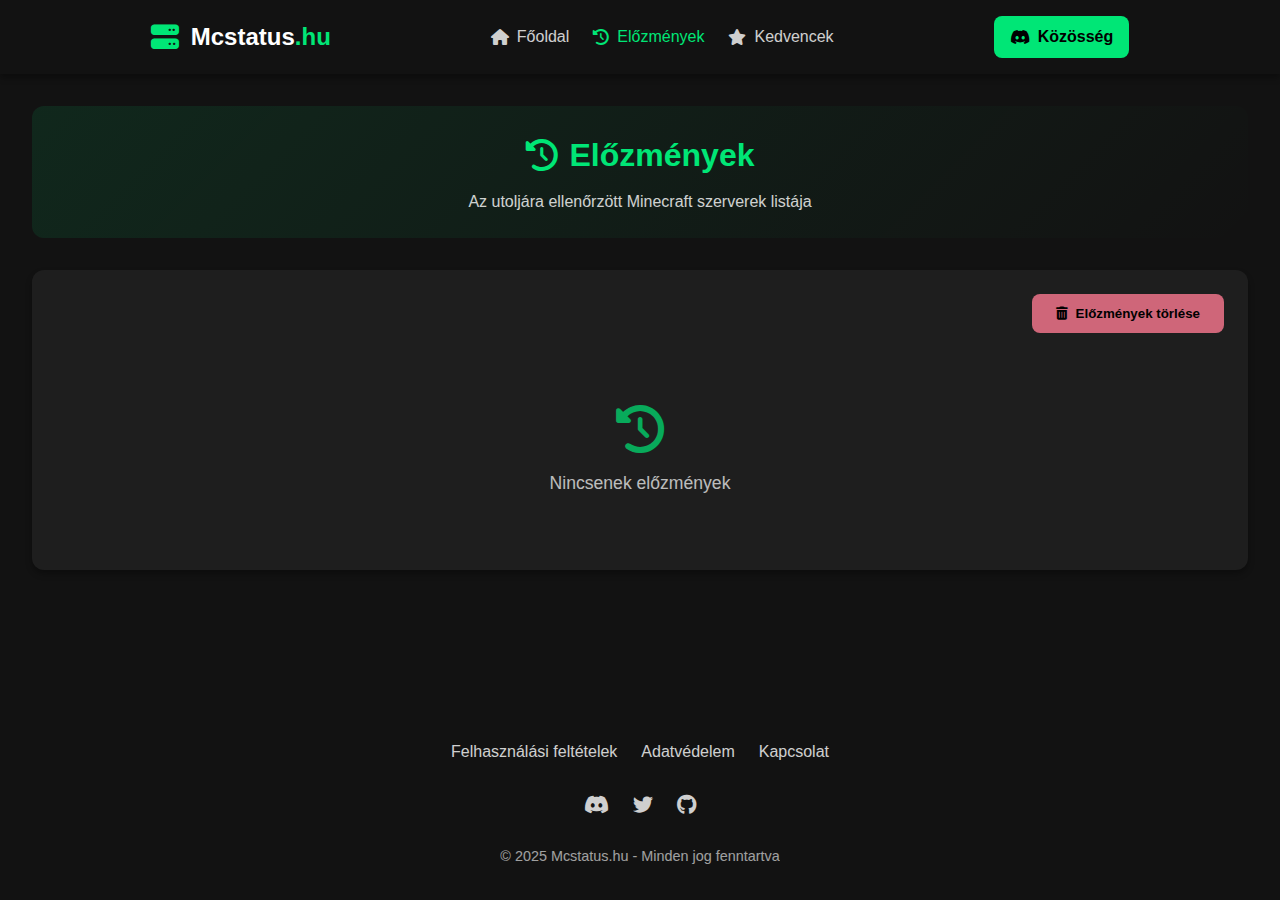
<file: history.html>
<!DOCTYPE html>
<html lang="hu">
<head>
    <meta charset="UTF-8">
    <meta name="viewport" content="width=device-width, initial-scale=1.0">
    <title>Előzmények | Mcstatus.hu</title>
    <link rel="stylesheet" href="https://cdnjs.cloudflare.com/ajax/libs/font-awesome/6.4.0/css/all.min.css">
    <link rel="icon" type="image/png" href="favicon.png">
    <style>
        :root {
            --primary: #00e676;
            --primary-dark: #00a152;
            --primary-light: #5efc82;
            --secondary: #6200ea;
            --background: #121212;
            --surface: #1e1e1e;
            --surface-dark: #121212;
            --surface-light: #2d2d2d;
            --error: #cf6679;
            --on-primary: #000000;
            --on-secondary: #ffffff;
            --on-background: #ffffff;
            --on-surface: #ffffff;
            --on-error: #000000;
            --shadow: 0 4px 6px rgba(0, 0, 0, 0.3);
            --transition: all 0.3s cubic-bezier(0.25, 0.8, 0.25, 1);
        }

        * {
            margin: 0;
            padding: 0;
            box-sizing: border-box;
            font-family: 'Segoe UI', 'Roboto', 'Oxygen', 'Ubuntu', 'Cantarell', 'Fira Sans', 'Droid Sans', sans-serif;
        }

        body {
            background-color: var(--background);
            color: var(--on-background);
            line-height: 1.6;
            min-height: 100vh;
            display: flex;
            flex-direction: column;
        }

        .app-container {
            display: flex;
            flex-direction: column;
            min-height: 100vh;
            max-width: 1400px;
            margin: 0 auto;
            width: 100%;
        }

        .app-header {
            background-color: var(--surface-dark);
            padding: 1rem 2rem;
            box-shadow: var(--shadow);
            display: flex;
            align-items: center;
            justify-content: space-between;
            gap: 1rem;
            flex-wrap: wrap;

        }

        .header-container {
            display: flex;
            align-items: center;
            gap: 10rem;
            justify-content: space-between;
            max-width: 1400px;
            margin: 0 auto;
        }

        .logo-container {
            display: flex;
            align-items: center;
            gap: 0.75rem;
            text-decoration: none;
        }

        .logo-icon {
            color: var(--primary);
            font-size: 1.75rem;
        }

        .logo-container h1 {
            font-size: 1.5rem;
            font-weight: 700;
            color: var(--on-surface);
        }

        .logo-container h1 span {
            color: var(--primary);
        }

        .nav-links {
            display: flex;
            gap: 1.5rem;
        }

        .nav-link {
            color: var(--on-surface);
            text-decoration: none;
            font-weight: 500;
            display: flex;
            align-items: center;
            gap: 0.5rem;
            opacity: 0.8;
            transition: var(--transition);
        }

        .nav-link.active {
            opacity: 1;
            color: var(--primary);
        }

        .nav-link:hover {
            opacity: 1;
            color: var(--primary);
        }

        .discord-btn {
            background-color: var(--primary);
            color: var(--on-primary);
            padding: 0.5rem 1rem;
            border-radius: 0.5rem;
            text-decoration: none;
            font-weight: 600;
            display: flex;
            align-items: center;
            gap: 0.5rem;
            transition: var(--transition);
        }

        .discord-btn:hover {
            background-color: var(--primary-dark);
            transform: translateY(-2px);
        }

        .main-content {
            flex: 1;
            padding: 2rem;
            max-width: 1400px;
            margin: 0 auto;
            width: 100%;
        }

        /* Page Header Styles */
        .page-header {
            background: linear-gradient(135deg, rgba(0, 230, 118, 0.1), transparent);
            border-radius: 0.75rem;
            padding: 1.5rem;
            margin-bottom: 2rem;
            text-align: center;
        }

        .page-header h2 {
            font-size: 2rem;
            color: var(--primary);
            margin-bottom: 0.5rem;
            display: flex;
            align-items: center;
            justify-content: center;
            gap: 0.75rem;
        }

        .page-header p {
            color: var(--on-surface);
            opacity: 0.8;
            font-size: 1rem;
        }

        /* History Page Styles */
        .history-container {
            background-color: var(--surface);
            border-radius: 0.75rem;
            padding: 1.5rem;
            box-shadow: var(--shadow);
        }

        .history-actions {
            display: flex;
            justify-content: flex-end;
            margin-bottom: 1.5rem;
        }

        .danger-btn {
            background-color: var(--error);
            color: var(--on-error);
            border: none;
            padding: 0.75rem 1.5rem;
            border-radius: 0.5rem;
            font-weight: 600;
            cursor: pointer;
            display: flex;
            align-items: center;
            gap: 0.5rem;
            transition: var(--transition);
        }

        .danger-btn:hover {
            background-color: #b00020;
            transform: translateY(-2px);
        }

        .history-list-container {
            margin-top: 1rem;
        }

        .full-history-list {
            display: flex;
            flex-direction: column;
            gap: 0.75rem;
        }

        .history-item {
            background-color: var(--surface-dark);
            border-radius: 0.5rem;
            padding: 1rem;
            display: flex;
            justify-content: space-between;
            align-items: center;
            transition: var(--transition);
        }

        .history-item:hover {
            background-color: var(--surface-light);
        }

        .history-name {
            font-weight: 500;
            color: var(--on-surface);
        }

        .history-status {
            font-size: 0.9rem;
            font-weight: 600;
            padding: 0.25rem 0.75rem;
            border-radius: 0.25rem;
        }

        .history-status.online {
            background-color: rgba(0, 230, 118, 0.1);
            color: var(--primary);
        }

        .history-status.offline {
            background-color: rgba(207, 102, 121, 0.1);
            color: var(--error);
        }

        .check-again-btn {
            background-color: var(--primary);
            color: var(--on-primary);
            border: none;
            padding: 0.5rem 1rem;
            border-radius: 0.25rem;
            font-size: 0.8rem;
            cursor: pointer;
            display: flex;
            align-items: center;
            gap: 0.5rem;
            transition: var(--transition);
        }

        .check-again-btn:hover {
            background-color: var(--primary-dark);
        }

        .empty-history {
            text-align: center;
            padding: 3rem;
            color: var(--on-surface);
            opacity: 0.7;
        }

        .empty-history i {
            font-size: 3rem;
            color: var(--primary);
            margin-bottom: 1rem;
        }

        .empty-history p {
            font-size: 1.1rem;
        }

        .app-footer {
            background-color: var(--surface-dark);
            padding: 2rem;
            margin-top: 2rem;
        }

        .footer-content {
            max-width: 1400px;
            margin: 0 auto;
            display: flex;
            flex-direction: column;
            align-items: center;
            gap: 1.5rem;
        }

        .footer-links {
            display: flex;
            gap: 1.5rem;
        }

        .footer-links a {
            color: var(--on-surface);
            text-decoration: none;
            opacity: 0.8;
            transition: var(--transition);
        }

        .footer-links a:hover {
            opacity: 1;
            color: var(--primary);
        }

        .social-links {
            display: flex;
            gap: 1.5rem;
        }

        .social-links a {
            color: var(--on-surface);
            font-size: 1.25rem;
            opacity: 0.8;
            transition: var(--transition);
        }

        .social-links a:hover {
            opacity: 1;
            color: var(--primary);
        }

        .copyright {
            font-size: 0.9rem;
            opacity: 0.6;
        }

        @media (max-width: 768px) {
            .header-container {
                flex-direction: column;
                gap: 1rem;
            }
            
            .nav-links {
                gap: 1rem;
            }
            
            .main-content {
                padding: 1rem;
            }
        }

        @media (max-width: 480px) {
            .app-header {
                padding: 1rem;
            }
            
            .page-header {
                padding: 1rem;
            }
            
            .page-header h2 {
                font-size: 1.5rem;
            }
            
            .history-container {
                padding: 1rem;
            }
            
            .history-item {
                flex-direction: column;
                align-items: flex-start;
                gap: 0.5rem;
            }
            
            .footer-links, .social-links {
                flex-wrap: wrap;
                justify-content: center;
            }
        }
    </style>
</head>
<body>
    <div class="app-container">
        <header class="app-header">
            <div class="header-container">
                <a href="index.html" class="logo-container">
                    <i class="fas fa-server logo-icon"></i>
                    <h1>Mcstatus<span>.hu</span></h1>
                </a>
                <nav class="nav-links">
                    <a href="index.html" class="nav-link"><i class="fas fa-home"></i> Főoldal</a>
                    <a href="history.html" class="nav-link active"><i class="fas fa-history"></i> Előzmények</a>
                    <a href="favorites.html" class="nav-link"><i class="fas fa-star"></i> Kedvencek</a>
                </nav>
                <a href="https://discord.com/invite/tjcQnnJt8H" target="_blank" class="discord-btn">
                    <i class="fab fa-discord"></i> Közösség
                </a>
            </div>
        </header>

        <main class="main-content">
            <div class="page-header">
                <h2><i class="fas fa-history"></i> Előzmények</h2>
                <p>Az utoljára ellenőrzött Minecraft szerverek listája</p>
            </div>

            <div class="history-container">
                <div class="history-actions">
                    <button id="clear-history" class="danger-btn">
                        <i class="fas fa-trash-alt"></i> Előzmények törlése
                    </button>
                </div>
                
                <div class="history-list-container">
                    <div id="history-list" class="full-history-list">
                        <!-- Dynamically filled by JavaScript -->
                    </div>
                </div>
            </div>
        </main>

        <footer class="app-footer">
            <div class="footer-content">
                <div class="footer-links">
                    <a href="terms.html">Felhasználási feltételek</a>
                    <a href="privacy.html">Adatvédelem</a>
                    <a href="contact.html">Kapcsolat</a>
                </div>
                <div class="social-links">
                    <a href="#"><i class="fab fa-discord"></i></a>
                    <a href="#"><i class="fab fa-twitter"></i></a>
                    <a href="#"><i class="fab fa-github"></i></a>
                </div>
                <p class="copyright">&copy; 2025 Mcstatus.hu - Minden jog fenntartva</p>
            </div>
        </footer>
    </div>

    <script>
        document.addEventListener('DOMContentLoaded', () => {
            const historyList = document.getElementById('history-list');
            const clearHistoryBtn = document.getElementById('clear-history');
            
            // Load history from localStorage
            let serverHistory = JSON.parse(localStorage.getItem('serverHistory')) || [];
            
            // Render history
            function renderHistory() {
                historyList.innerHTML = '';
                
                if (serverHistory.length === 0) {
                    historyList.innerHTML = `
                        <div class="empty-history">
                            <i class="fas fa-history"></i>
                            <p>Nincsenek előzmények</p>
                        </div>
                    `;
                    return;
                }
                
                serverHistory.forEach(server => {
                    const historyItem = document.createElement('div');
                    historyItem.className = 'history-item';
                    
                    historyItem.innerHTML = `
                        <span class="history-name">${server.ip}</span>
                        <span class="history-status ${server.online ? 'online' : 'offline'}">
                            ${server.online ? 'Online' : 'Offline'}
                        </span>
                        <button class="check-again-btn" data-ip="${server.ip}">
                            <i class="fas fa-sync-alt"></i> Újraellenőrzés
                        </button>
                    `;
                    
                    historyList.appendChild(historyItem);
                });
                
                // Add event listeners to check again buttons
                document.querySelectorAll('.check-again-btn').forEach(btn => {
                    btn.addEventListener('click', (e) => {
                        const ip = e.currentTarget.getAttribute('data-ip');
                        window.location.href = `index.html?server=${encodeURIComponent(ip)}`;
                    });
                });
            }
            
            // Clear history
            clearHistoryBtn.addEventListener('click', () => {
                if (confirm('Biztosan törölni szeretné az összes előzményt?')) {
                    localStorage.removeItem('serverHistory');
                    serverHistory = [];
                    renderHistory();
                }
            });
            
            // Initial render
            renderHistory();
        });
    </script>
</body>
</html>
</file>
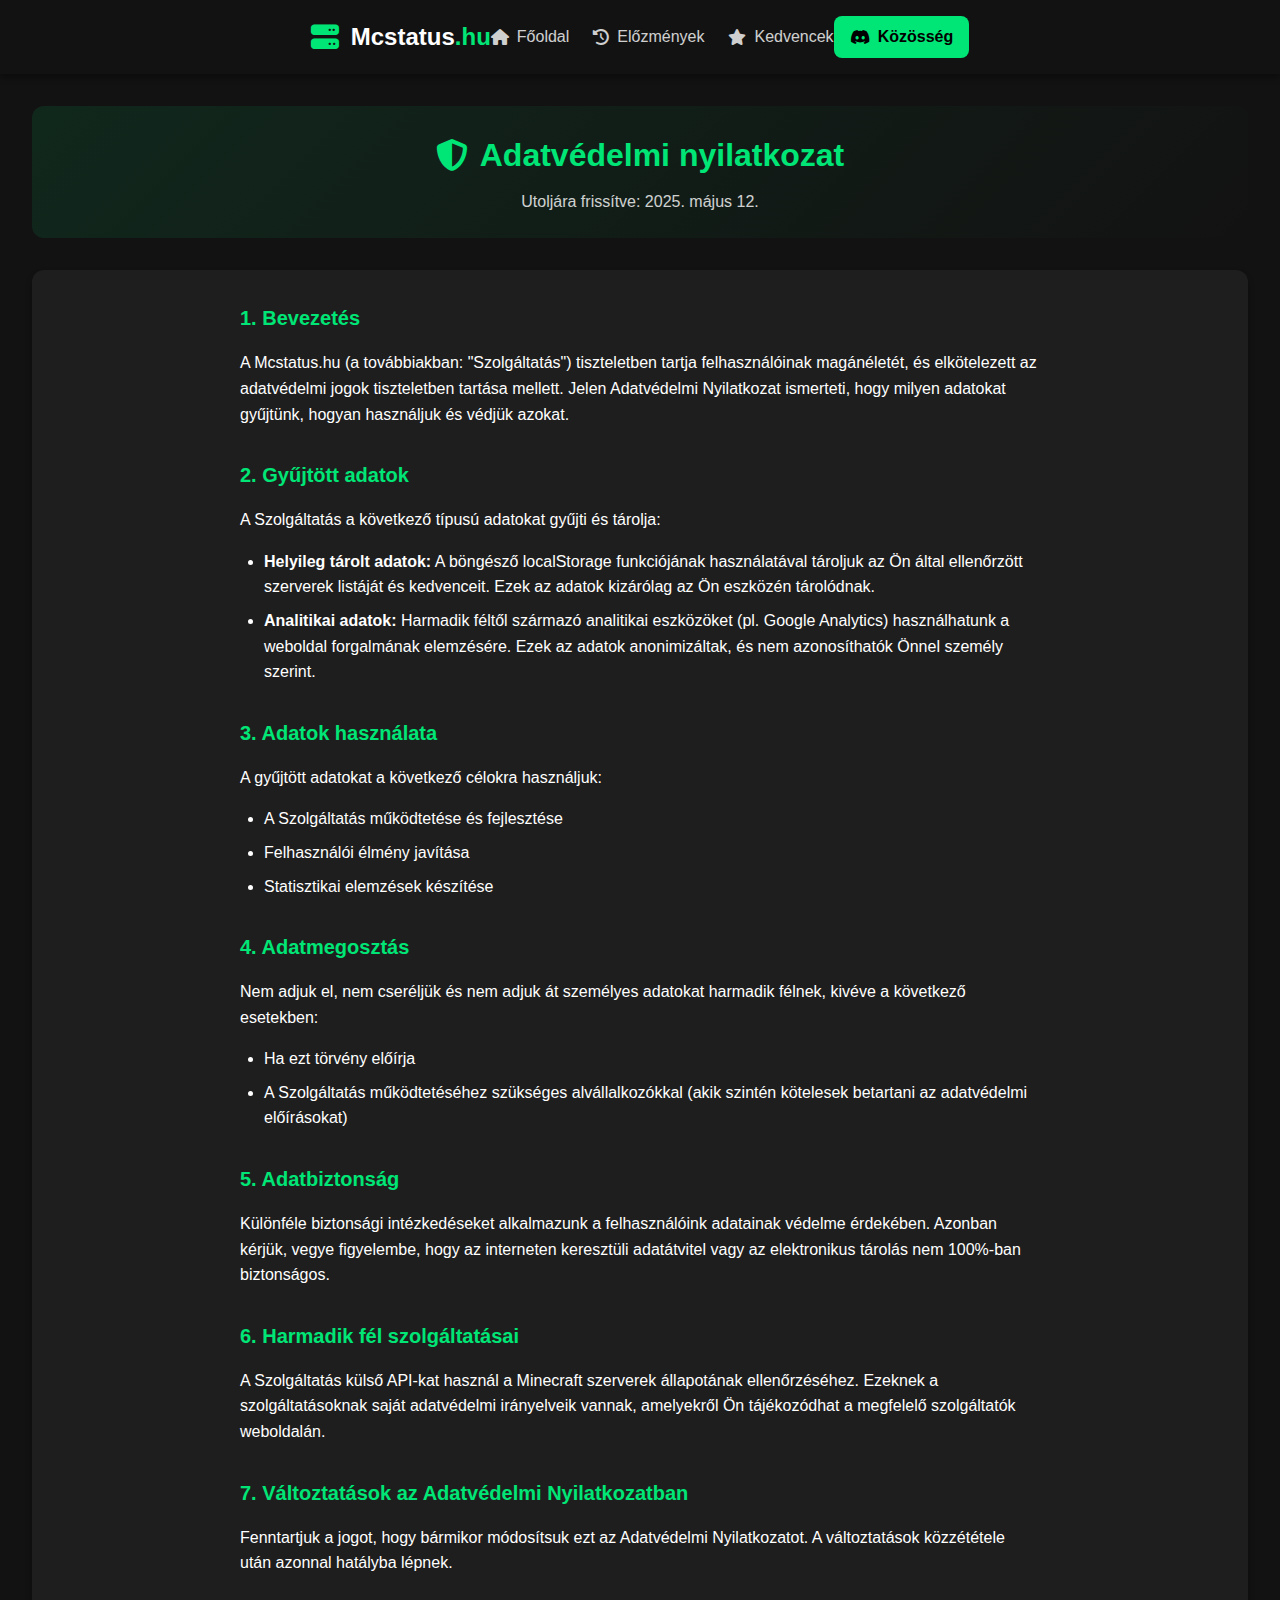
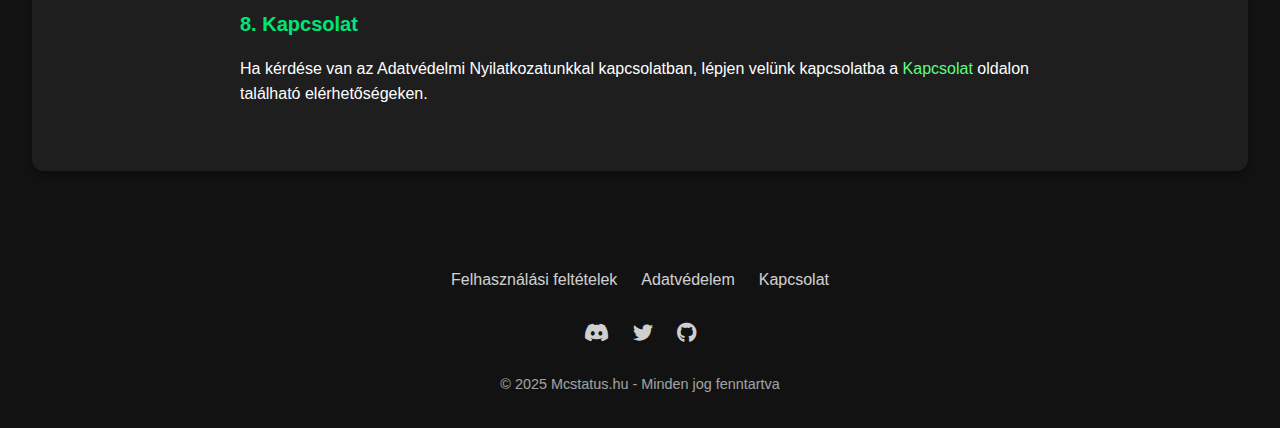
<file: privacy.html>
<!DOCTYPE html>
<html lang="hu">
<head>
    <meta charset="UTF-8">
    <meta name="viewport" content="width=device-width, initial-scale=1.0">
    <title>Adatvédelem | Mcstatus.hu</title>
    <link rel="stylesheet" href="https://cdnjs.cloudflare.com/ajax/libs/font-awesome/6.4.0/css/all.min.css">
    <link rel="icon" type="image/png" href="favicon.png">
    <style>
        :root {
            --primary: #00e676;
            --primary-dark: #00a152;
            --primary-light: #5efc82;
            --secondary: #6200ea;
            --background: #121212;
            --surface: #1e1e1e;
            --surface-dark: #121212;
            --surface-light: #2d2d2d;
            --error: #cf6679;
            --on-primary: #000000;
            --on-secondary: #ffffff;
            --on-background: #ffffff;
            --on-surface: #ffffff;
            --on-error: #000000;
            --shadow: 0 4px 6px rgba(0, 0, 0, 0.3);
            --transition: all 0.3s cubic-bezier(0.25, 0.8, 0.25, 1);
        }

        * {
            margin: 0;
            padding: 0;
            box-sizing: border-box;
            font-family: 'Segoe UI', 'Roboto', 'Oxygen', 'Ubuntu', 'Cantarell', 'Fira Sans', 'Droid Sans', sans-serif;
        }

        body {
            background-color: var(--background);
            color: var(--on-background);
            line-height: 1.6;
            min-height: 100vh;
            display: flex;
            flex-direction: column;
        }

        .app-container {
            display: flex;
            flex-direction: column;
            min-height: 100vh;
            max-width: 1400px;
            margin: 0 auto;
            width: 100%;
        }

        .app-header {
            background-color: var(--surface-dark);
            padding: 1rem 2rem;
            box-shadow: var(--shadow);
            display: flex;
            align-items: center;
            justify-content: space-between;
            gap: 1rem;
            flex-wrap: wrap;

        }

        .header-container {
            display: flex;
            align-items: center;
            justify-content: space-between;
            max-width: 1400px;
            margin: 0 auto;
        }

        .logo-container {
            display: flex;
            align-items: center;
            gap: 0.75rem;
            text-decoration: none;
        }

        .logo-icon {
            color: var(--primary);
            font-size: 1.75rem;
        }

        .logo-container h1 {
            font-size: 1.5rem;
            font-weight: 700;
            color: var(--on-surface);
        }

        .logo-container h1 span {
            color: var(--primary);
        }

        .nav-links {
            display: flex;
            gap: 1.5rem;
        }

        .nav-link {
            color: var(--on-surface);
            text-decoration: none;
            font-weight: 500;
            display: flex;
            align-items: center;
            gap: 0.5rem;
            opacity: 0.8;
            transition: var(--transition);
        }

        .nav-link.active {
            opacity: 1;
            color: var(--primary);
        }

        .nav-link:hover {
            opacity: 1;
            color: var(--primary);
        }

        .discord-btn {
            background-color: var(--primary);
            color: var(--on-primary);
            padding: 0.5rem 1rem;
            border-radius: 0.5rem;
            text-decoration: none;
            font-weight: 600;
            display: flex;
            align-items: center;
            gap: 0.5rem;
            transition: var(--transition);
        }

        .discord-btn:hover {
            background-color: var(--primary-dark);
            transform: translateY(-2px);
        }

        .main-content {
            flex: 1;
            padding: 2rem;
            max-width: 1400px;
            margin: 0 auto;
            width: 100%;
        }

        /* Page Header Styles */
        .page-header {
            background: linear-gradient(135deg, rgba(0, 230, 118, 0.1), transparent);
            border-radius: 0.75rem;
            padding: 1.5rem;
            margin-bottom: 2rem;
            text-align: center;
        }

        .page-header h2 {
            font-size: 2rem;
            color: var(--primary);
            margin-bottom: 0.5rem;
            display: flex;
            align-items: center;
            justify-content: center;
            gap: 0.75rem;
        }

        .page-header p {
            color: var(--on-surface);
            opacity: 0.8;
            font-size: 1rem;
        }

        /* Privacy Page Styles */
        .privacy-container {
            background-color: var(--surface);
            border-radius: 0.75rem;
            padding: 2rem;
            box-shadow: var(--shadow);
        }

        .privacy-content {
            max-width: 800px;
            margin: 0 auto;
        }

        .privacy-content section {
            margin-bottom: 2rem;
        }

        .privacy-content h3 {
            color: var(--primary);
            margin-bottom: 1rem;
            font-size: 1.25rem;
        }

        .privacy-content p {
            margin-bottom: 1rem;
            line-height: 1.6;
        }

        .privacy-content ul {
            margin-left: 1.5rem;
            margin-bottom: 1rem;
        }

        .privacy-content li {
            margin-bottom: 0.5rem;
        }

        .privacy-content a {
            color: var(--primary-light);
            text-decoration: none;
            transition: var(--transition);
        }

        .privacy-content a:hover {
            color: var(--primary);
            text-decoration: underline;
        }

        .app-footer {
            background-color: var(--surface-dark);
            padding: 2rem;
            margin-top: 2rem;
        }

        .footer-content {
            max-width: 1400px;
            margin: 0 auto;
            display: flex;
            flex-direction: column;
            align-items: center;
            gap: 1.5rem;
        }

        .footer-links {
            display: flex;
            gap: 1.5rem;
        }

        .footer-links a {
            color: var(--on-surface);
            text-decoration: none;
            opacity: 0.8;
            transition: var(--transition);
        }

        .footer-links a:hover {
            opacity: 1;
            color: var(--primary);
        }

        .social-links {
            display: flex;
            gap: 1.5rem;
        }

        .social-links a {
            color: var(--on-surface);
            font-size: 1.25rem;
            opacity: 0.8;
            transition: var(--transition);
        }

        .social-links a:hover {
            opacity: 1;
            color: var(--primary);
        }

        .copyright {
            font-size: 0.9rem;
            opacity: 0.6;
        }

        @media (max-width: 768px) {
            .header-container {
                flex-direction: column;
                gap: 1rem;
            }
            
            .nav-links {
                gap: 1rem;
            }
            
            .main-content {
                padding: 1rem;
            }
            
            .privacy-container {
                padding: 1.5rem;
            }
        }

        @media (max-width: 480px) {
            .app-header {
                padding: 1rem;
            }
            
            .page-header {
                padding: 1rem;
            }
            
            .page-header h2 {
                font-size: 1.5rem;
            }
            
            .privacy-container {
                padding: 1rem;
            }
            
            .footer-links, .social-links {
                flex-wrap: wrap;
                justify-content: center;
            }
        }
    </style>
</head>
<body>
    <div class="app-container">
        <header class="app-header">
            <div class="header-container">
                <a href="index.html" class="logo-container">
                    <i class="fas fa-server logo-icon"></i>
                    <h1>Mcstatus<span>.hu</span></h1>
                </a>
                <nav class="nav-links">
                    <a href="index.html" class="nav-link"><i class="fas fa-home"></i> Főoldal</a>
                    <a href="history.html" class="nav-link"><i class="fas fa-history"></i> Előzmények</a>
                    <a href="favorites.html" class="nav-link"><i class="fas fa-star"></i> Kedvencek</a>
                </nav>
                <a href="https://discord.com/invite/tjcQnnJt8H" target="_blank" class="discord-btn">
                    <i class="fab fa-discord"></i> Közösség
                </a>
            </div>
        </header>

        <main class="main-content">
            <div class="page-header">
                <h2><i class="fas fa-shield-alt"></i> Adatvédelmi nyilatkozat</h2>
                <p>Utoljára frissítve: 2025. május 12.</p>
            </div>

            <div class="privacy-container">
                <div class="privacy-content">
                    <section>
                        <h3>1. Bevezetés</h3>
                        <p>A Mcstatus.hu (a továbbiakban: "Szolgáltatás") tiszteletben tartja felhasználóinak magánéletét, és elkötelezett az adatvédelmi jogok tiszteletben tartása mellett. Jelen Adatvédelmi Nyilatkozat ismerteti, hogy milyen adatokat gyűjtünk, hogyan használjuk és védjük azokat.</p>
                    </section>

                    <section>
                        <h3>2. Gyűjtött adatok</h3>
                        <p>A Szolgáltatás a következő típusú adatokat gyűjti és tárolja:</p>
                        <ul>
                            <li><strong>Helyileg tárolt adatok:</strong> A böngésző localStorage funkciójának használatával tároljuk az Ön által ellenőrzött szerverek listáját és kedvenceit. Ezek az adatok kizárólag az Ön eszközén tárolódnak.</li>
                            <li><strong>Analitikai adatok:</strong> Harmadik féltől származó analitikai eszközöket (pl. Google Analytics) használhatunk a weboldal forgalmának elemzésére. Ezek az adatok anonimizáltak, és nem azonosíthatók Önnel személy szerint.</li>
                        </ul>
                    </section>

                    <section>
                        <h3>3. Adatok használata</h3>
                        <p>A gyűjtött adatokat a következő célokra használjuk:</p>
                        <ul>
                            <li>A Szolgáltatás működtetése és fejlesztése</li>
                            <li>Felhasználói élmény javítása</li>
                            <li>Statisztikai elemzések készítése</li>
                        </ul>
                    </section>

                    <section>
                        <h3>4. Adatmegosztás</h3>
                        <p>Nem adjuk el, nem cseréljük és nem adjuk át személyes adatokat harmadik félnek, kivéve a következő esetekben:</p>
                        <ul>
                            <li>Ha ezt törvény előírja</li>
                            <li>A Szolgáltatás működtetéséhez szükséges alvállalkozókkal (akik szintén kötelesek betartani az adatvédelmi előírásokat)</li>
                        </ul>
                    </section>

                    <section>
                        <h3>5. Adatbiztonság</h3>
                        <p>Különféle biztonsági intézkedéseket alkalmazunk a felhasználóink adatainak védelme érdekében. Azonban kérjük, vegye figyelembe, hogy az interneten keresztüli adatátvitel vagy az elektronikus tárolás nem 100%-ban biztonságos.</p>
                    </section>

                    <section>
                        <h3>6. Harmadik fél szolgáltatásai</h3>
                        <p>A Szolgáltatás külső API-kat használ a Minecraft szerverek állapotának ellenőrzéséhez. Ezeknek a szolgáltatásoknak saját adatvédelmi irányelveik vannak, amelyekről Ön tájékozódhat a megfelelő szolgáltatók weboldalán.</p>
                    </section>

                    <section>
                        <h3>7. Változtatások az Adatvédelmi Nyilatkozatban</h3>
                        <p>Fenntartjuk a jogot, hogy bármikor módosítsuk ezt az Adatvédelmi Nyilatkozatot. A változtatások közzététele után azonnal hatályba lépnek.</p>
                    </section>

                    <section>
                        <h3>8. Kapcsolat</h3>
                        <p>Ha kérdése van az Adatvédelmi Nyilatkozatunkkal kapcsolatban, lépjen velünk kapcsolatba a <a href="contact.html">Kapcsolat</a> oldalon található elérhetőségeken.</p>
                    </section>
                </div>
            </div>
        </main>

        <footer class="app-footer">
            <div class="footer-content">
                <div class="footer-links">
                    <a href="terms.html">Felhasználási feltételek</a>
                    <a href="privacy.html">Adatvédelem</a>
                    <a href="contact.html">Kapcsolat</a>
                </div>
                <div class="social-links">
                    <a href="#"><i class="fab fa-discord"></i></a>
                    <a href="#"><i class="fab fa-twitter"></i></a>
                    <a href="#"><i class="fab fa-github"></i></a>
                </div>
                <p class="copyright">&copy; 2025 Mcstatus.hu - Minden jog fenntartva</p>
            </div>
        </footer>
    </div>
</body>
</html>
</file>
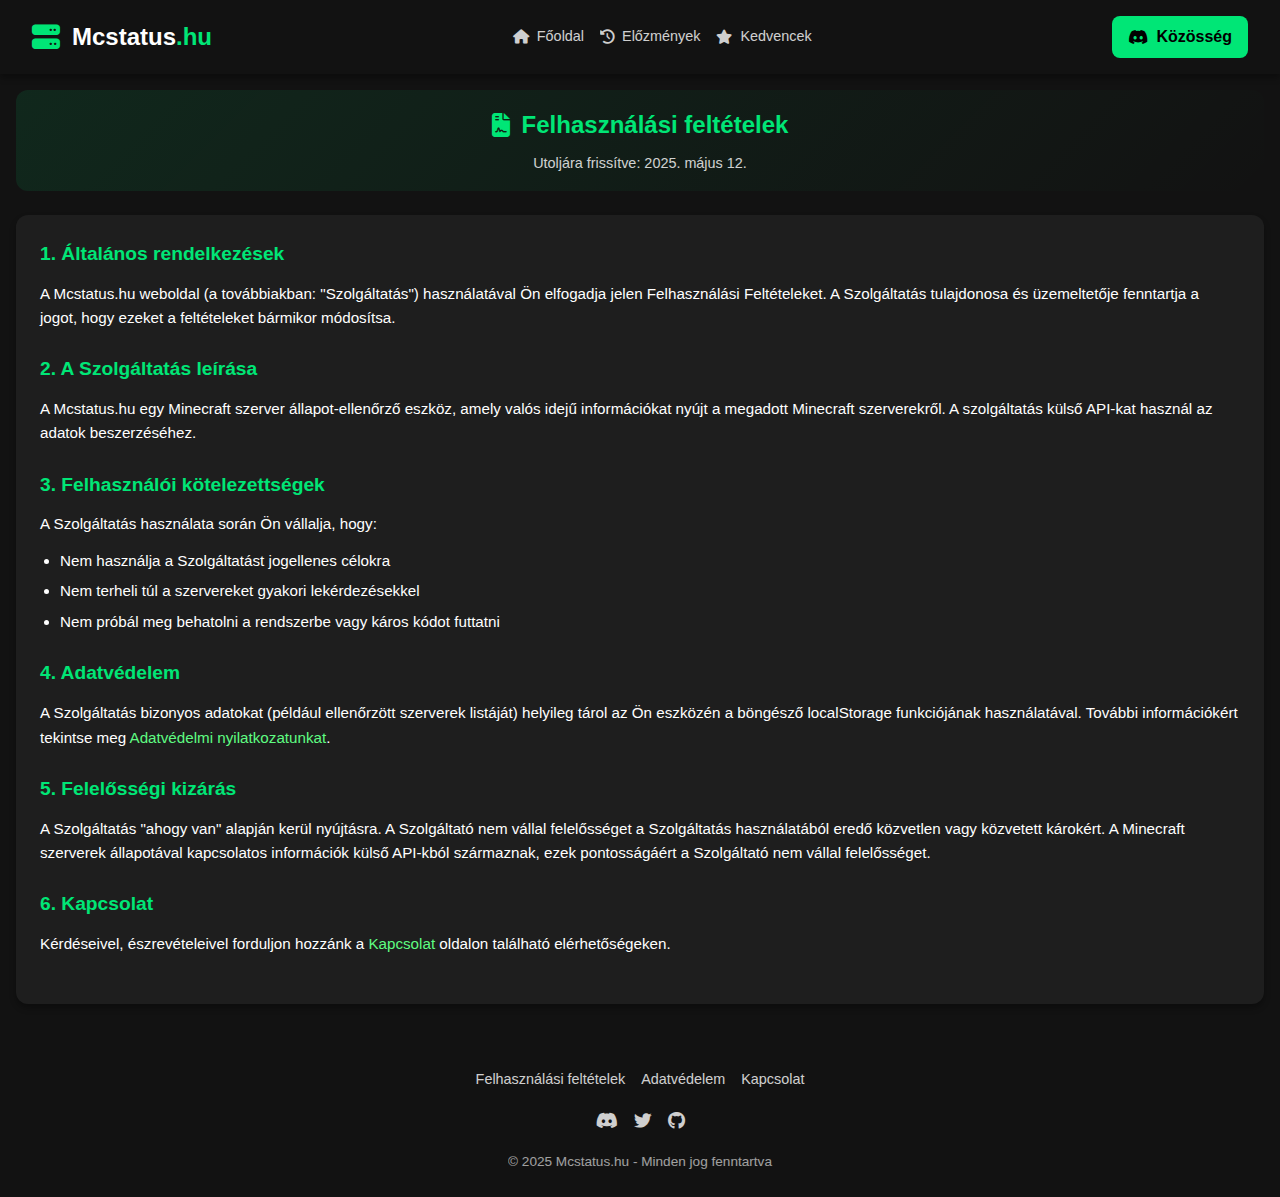
<file: terms.html>
<!DOCTYPE html>
<html lang="hu">
<head>
    <meta charset="UTF-8">
    <meta name="viewport" content="width=device-width, initial-scale=1.0">
    <title>Felhasználási feltételek | Mcstatus.hu</title>
    <link rel="stylesheet" href="https://cdnjs.cloudflare.com/ajax/libs/font-awesome/6.4.0/css/all.min.css">
    <link rel="icon" type="image/png" href="favicon.png">
    <style>
/* Existing variables and base styles remain the same */
:root {
    --primary: #00e676;
    --primary-dark: #00a152;
    --primary-light: #5efc82;
    --secondary: #6200ea;
    --background: #121212;
    --surface: #1e1e1e;
    --surface-dark: #121212;
    --surface-light: #2d2d2d;
    --error: #cf6679;
    --on-primary: #000000;
    --on-secondary: #ffffff;
    --on-background: #ffffff;
    --on-surface: #ffffff;
    --on-error: #000000;
    --shadow: 0 4px 6px rgba(0, 0, 0, 0.3);
    --transition: all 0.3s cubic-bezier(0.25, 0.8, 0.25, 1);
}

* {
    margin: 0;
    padding: 0;
    box-sizing: border-box;
    font-family: 'Segoe UI', 'Roboto', 'Oxygen', 'Ubuntu', 'Cantarell', 'Fira Sans', 'Droid Sans', sans-serif;
}

body {
    background-color: var(--background);
    color: var(--on-background);
    line-height: 1.6;
    min-height: 100vh;
    display: flex;
    flex-direction: column;
}

.app-container {
    display: flex;
    flex-direction: column;
    min-height: 100vh;
    max-width: 100%; /* Changed from 1400px to 100% */
    margin: 0 auto;
    width: 100%;
}

.app-header {
    background-color: var(--surface-dark);
    padding: 1rem;
    box-shadow: var(--shadow);
    width: 100%; /* Added width 100% */
}

.header-container {
    display: flex;
    align-items: center;
    justify-content: space-between;
    max-width: 1400px;
    margin: 0 auto;
    width: 100%; /* Added width 100% */
    padding: 0 1rem; /* Added padding */
    flex-wrap: wrap; /* Ensure proper wrapping */
    gap: 1rem; /* Spacing between wrapped elements */
}

.logo-container {
    display: flex;
    align-items: center;
    gap: 0.75rem;
    text-decoration: none;
}

.logo-icon {
    color: var(--primary);
    font-size: 1.75rem;
}

.logo-container h1 {
    font-size: 1.5rem;
    font-weight: 700;
    color: var(--on-surface);
}

.logo-container h1 span {
    color: var(--primary);
}

.nav-links {
    display: flex;
    gap: 1rem; /* Reduced from 1.5rem */
    flex-wrap: wrap; /* Allow wrapping */
    justify-content: center; /* Center when wrapped */
}

.nav-link {
    color: var(--on-surface);
    text-decoration: none;
    font-weight: 500;
    display: flex;
    align-items: center;
    gap: 0.5rem;
    opacity: 0.8;
    transition: var(--transition);
    font-size: 0.9rem; /* Slightly smaller font */
}

.nav-link.active {
    opacity: 1;
    color: var(--primary);
}

.nav-link:hover {
    opacity: 1;
    color: var(--primary);
}

.discord-btn {
    background-color: var(--primary);
    color: var(--on-primary);
    padding: 0.5rem 1rem;
    border-radius: 0.5rem;
    text-decoration: none;
    font-weight: 600;
    display: flex;
    align-items: center;
    gap: 0.5rem;
    transition: var(--transition);
    white-space: nowrap; /* Prevent text wrapping */
}

.discord-btn:hover {
    background-color: var(--primary-dark);
    transform: translateY(-2px);
}

.main-content {
    flex: 1;
    padding: 1rem;
    max-width: 100%; /* Changed from 1400px */
    margin: 0 auto;
    width: 100%;
    overflow-x: hidden; /* Prevent horizontal scrolling */
}

/* Page Header Styles */
.page-header {
    background: linear-gradient(135deg, rgba(0, 230, 118, 0.1), transparent);
    border-radius: 0.75rem;
    padding: 1rem;
    margin-bottom: 1.5rem;
    text-align: center;
    width: 100%; /* Ensure full width */
}

.page-header h2 {
    font-size: 1.5rem; /* Reduced from 2rem */
    color: var(--primary);
    margin-bottom: 0.5rem;
    display: flex;
    align-items: center;
    justify-content: center;
    gap: 0.75rem;
    flex-wrap: wrap; /* Allow wrapping */
}

.page-header p {
    color: var(--on-surface);
    opacity: 0.8;
    font-size: 0.9rem; /* Reduced from 1rem */
}

/* Terms & Privacy Pages */
.terms-container {
    background-color: var(--surface);
    border-radius: 0.75rem;
    padding: 1.5rem;
    box-shadow: var(--shadow);
    width: 100%; /* Ensure full width */
    overflow-x: hidden; /* Prevent horizontal scrolling */
}

.terms-content {
    max-width: 100%; /* Changed from 800px */
    margin: 0 auto;
    word-wrap: break-word; /* Ensure long words don't overflow */
}

.terms-content section {
    margin-bottom: 1.5rem; /* Reduced from 2rem */
}

.terms-content h3 {
    color: var(--primary);
    margin-bottom: 0.75rem; /* Reduced from 1rem */
    font-size: 1.2rem; /* Reduced from 1.25rem */
}

.terms-content p {
    margin-bottom: 0.75rem; /* Reduced from 1rem */
    line-height: 1.6;
    font-size: 0.95rem; /* Slightly smaller font */
}

.terms-content ul {
    margin-left: 1.25rem; /* Reduced from 1.5rem */
    margin-bottom: 0.75rem; /* Reduced from 1rem */
}

.terms-content li {
    margin-bottom: 0.4rem; /* Reduced from 0.5rem */
    font-size: 0.95rem; /* Slightly smaller font */
}

.terms-content a {
    color: var(--primary-light);
    text-decoration: none;
    transition: var(--transition);
    word-break: break-word; /* Break long URLs */
}

.terms-content a:hover {
    color: var(--primary);
    text-decoration: underline;
}

.app-footer {
    background-color: var(--surface-dark);
    padding: 1.5rem; /* Reduced from 2rem */
    margin-top: 1.5rem; /* Reduced from 2rem */
    width: 100%; /* Ensure full width */
}

.footer-content {
    max-width: 100%; /* Changed from 1400px */
    margin: 0 auto;
    display: flex;
    flex-direction: column;
    align-items: center;
    gap: 1rem; /* Reduced from 1.5rem */
    padding: 0 1rem; /* Added padding */
}

.footer-links {
    display: flex;
    gap: 1rem; /* Reduced from 1.5rem */
    flex-wrap: wrap; /* Allow wrapping */
    justify-content: center; /* Center when wrapped */
}

.footer-links a {
    color: var(--on-surface);
    text-decoration: none;
    opacity: 0.8;
    transition: var(--transition);
    font-size: 0.9rem; /* Slightly smaller font */
}

.footer-links a:hover {
    opacity: 1;
    color: var(--primary);
}

.social-links {
    display: flex;
    gap: 1rem; /* Reduced from 1.5rem */
    flex-wrap: wrap; /* Allow wrapping */
    justify-content: center; /* Center when wrapped */
}

.social-links a {
    color: var(--on-surface);
    font-size: 1.1rem; /* Reduced from 1.25rem */
    opacity: 0.8;
    transition: var(--transition);
}

.social-links a:hover {
    opacity: 1;
    color: var(--primary);
}

.copyright {
    font-size: 0.85rem; /* Reduced from 0.9rem */
    opacity: 0.6;
    text-align: center; /* Ensure centered text */
}

/* Improved Responsive Media Queries */
@media (max-width: 992px) {
    .header-container {
        padding: 0 0.75rem;
    }
    
    .nav-links {
        gap: 0.75rem;
    }
    
    .nav-link {
        font-size: 0.85rem;
    }
    
    .discord-btn {
        padding: 0.4rem 0.8rem;
        font-size: 0.9rem;
    }
}

@media (max-width: 768px) {
    .header-container {
        flex-direction: column;
        gap: 1rem;
        align-items: center;
        padding: 0 0.5rem;
    }
    
    .nav-links {
        width: 100%;
        justify-content: center;
    }
    
    .main-content {
        padding: 1rem 0.75rem;
    }
    
    .terms-container {
        padding: 1.25rem;
    }
    
    .page-header h2 {
        font-size: 1.4rem;
    }
    
    .terms-content h3 {
        font-size: 1.1rem;
    }
}

@media (max-width: 480px) {
    .app-header {
        padding: 0.75rem 0.5rem;
    }
    
    .logo-container h1 {
        font-size: 1.3rem;
    }
    
    .logo-icon {
        font-size: 1.5rem;
    }
    
    .nav-links {
        gap: 0.5rem;
    }
    
    .nav-link {
        font-size: 0.8rem;
        padding: 0.25rem 0.5rem;
    }
    
    .discord-btn {
        padding: 0.3rem 0.7rem;
        font-size: 0.85rem;
    }
    
    .page-header {
        padding: 0.75rem;
    }
    
    .page-header h2 {
        font-size: 1.25rem;
    }
    
    .terms-container {
        padding: 0.75rem;
    }
    
    .terms-content h3 {
        font-size: 1rem;
    }
    
    .terms-content p, 
    .terms-content li {
        font-size: 0.9rem;
    }
    
    .footer-links a, 
    .copyright {
        font-size: 0.8rem;
    }
}

@media (max-width: 360px) {
    .logo-container h1 {
        font-size: 1.2rem;
    }
    
    .nav-link {
        font-size: 0.75rem;
    }
    
    .page-header h2 {
        font-size: 1.1rem;
    }
    
    .terms-content h3 {
        font-size: 0.95rem;
    }
    
    .terms-content p, 
    .terms-content li {
        font-size: 0.85rem;
    }
}
    </style>
</head>
<body>
    <div class="app-container">
        <header class="app-header">
            <div class="header-container">
                <a href="index.html" class="logo-container">
                    <i class="fas fa-server logo-icon"></i>
                    <h1>Mcstatus<span>.hu</span></h1>
                </a>
                <nav class="nav-links">
                    <a href="index.html" class="nav-link"><i class="fas fa-home"></i> Főoldal</a>
                    <a href="history.html" class="nav-link"><i class="fas fa-history"></i> Előzmények</a>
                    <a href="favorites.html" class="nav-link"><i class="fas fa-star"></i> Kedvencek</a>
                </nav>
                <a href="https://discord.com/invite/tjcQnnJt8H" target="_blank" class="discord-btn">
                    <i class="fab fa-discord"></i> Közösség
                </a>
            </div>
        </header>

        <main class="main-content">
            <div class="page-header">
                <h2><i class="fas fa-file-contract"></i> Felhasználási feltételek</h2>
                <p>Utoljára frissítve: 2025. május 12.</p>
            </div>

            <div class="terms-container">
                <div class="terms-content">
                    <section>
                        <h3>1. Általános rendelkezések</h3>
                        <p>A Mcstatus.hu weboldal (a továbbiakban: "Szolgáltatás") használatával Ön elfogadja jelen Felhasználási Feltételeket. A Szolgáltatás tulajdonosa és üzemeltetője fenntartja a jogot, hogy ezeket a feltételeket bármikor módosítsa.</p>
                    </section>

                    <section>
                        <h3>2. A Szolgáltatás leírása</h3>
                        <p>A Mcstatus.hu egy Minecraft szerver állapot-ellenőrző eszköz, amely valós idejű információkat nyújt a megadott Minecraft szerverekről. A szolgáltatás külső API-kat használ az adatok beszerzéséhez.</p>
                    </section>

                    <section>
                        <h3>3. Felhasználói kötelezettségek</h3>
                        <p>A Szolgáltatás használata során Ön vállalja, hogy:</p>
                        <ul>
                            <li>Nem használja a Szolgáltatást jogellenes célokra</li>
                            <li>Nem terheli túl a szervereket gyakori lekérdezésekkel</li>
                            <li>Nem próbál meg behatolni a rendszerbe vagy káros kódot futtatni</li>
                        </ul>
                    </section>

                    <section>
                        <h3>4. Adatvédelem</h3>
                        <p>A Szolgáltatás bizonyos adatokat (például ellenőrzött szerverek listáját) helyileg tárol az Ön eszközén a böngésző localStorage funkciójának használatával. További információkért tekintse meg <a href="privacy.html">Adatvédelmi nyilatkozatunkat</a>.</p>
                    </section>

                    <section>
                        <h3>5. Felelősségi kizárás</h3>
                        <p>A Szolgáltatás "ahogy van" alapján kerül nyújtásra. A Szolgáltató nem vállal felelősséget a Szolgáltatás használatából eredő közvetlen vagy közvetett károkért. A Minecraft szerverek állapotával kapcsolatos információk külső API-kból származnak, ezek pontosságáért a Szolgáltató nem vállal felelősséget.</p>
                    </section>

                    <section>
                        <h3>6. Kapcsolat</h3>
                        <p>Kérdéseivel, észrevételeivel forduljon hozzánk a <a href="contact.html">Kapcsolat</a> oldalon található elérhetőségeken.</p>
                    </section>
                </div>
            </div>
        </main>

        <footer class="app-footer">
            <div class="footer-content">
                <div class="footer-links">
                    <a href="terms.html">Felhasználási feltételek</a>
                    <a href="privacy.html">Adatvédelem</a>
                    <a href="contact.html">Kapcsolat</a>
                </div>
                <div class="social-links">
                    <a href="#"><i class="fab fa-discord"></i></a>
                    <a href="#"><i class="fab fa-twitter"></i></a>
                    <a href="#"><i class="fab fa-github"></i></a>
                </div>
                <p class="copyright">&copy; 2025 Mcstatus.hu - Minden jog fenntartva</p>
            </div>
        </footer>
    </div>
</body>
</html>
</file>
